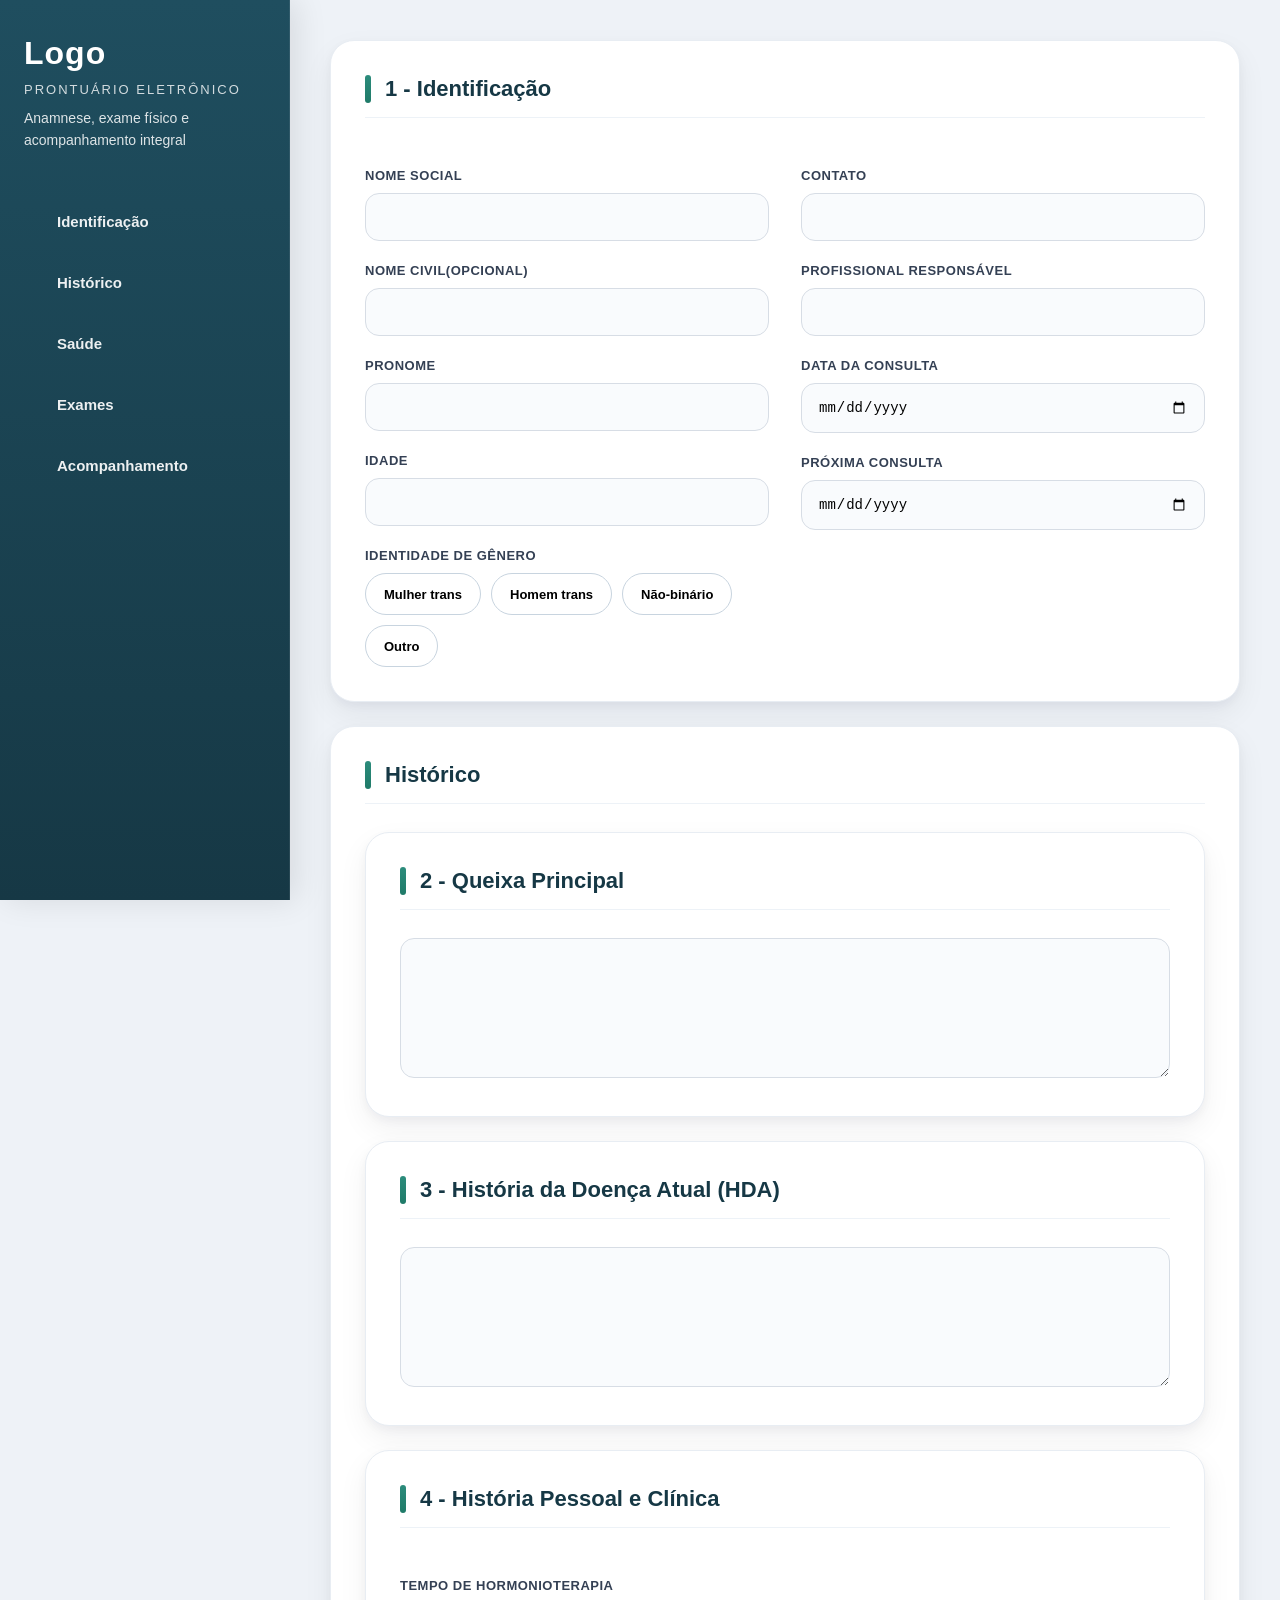
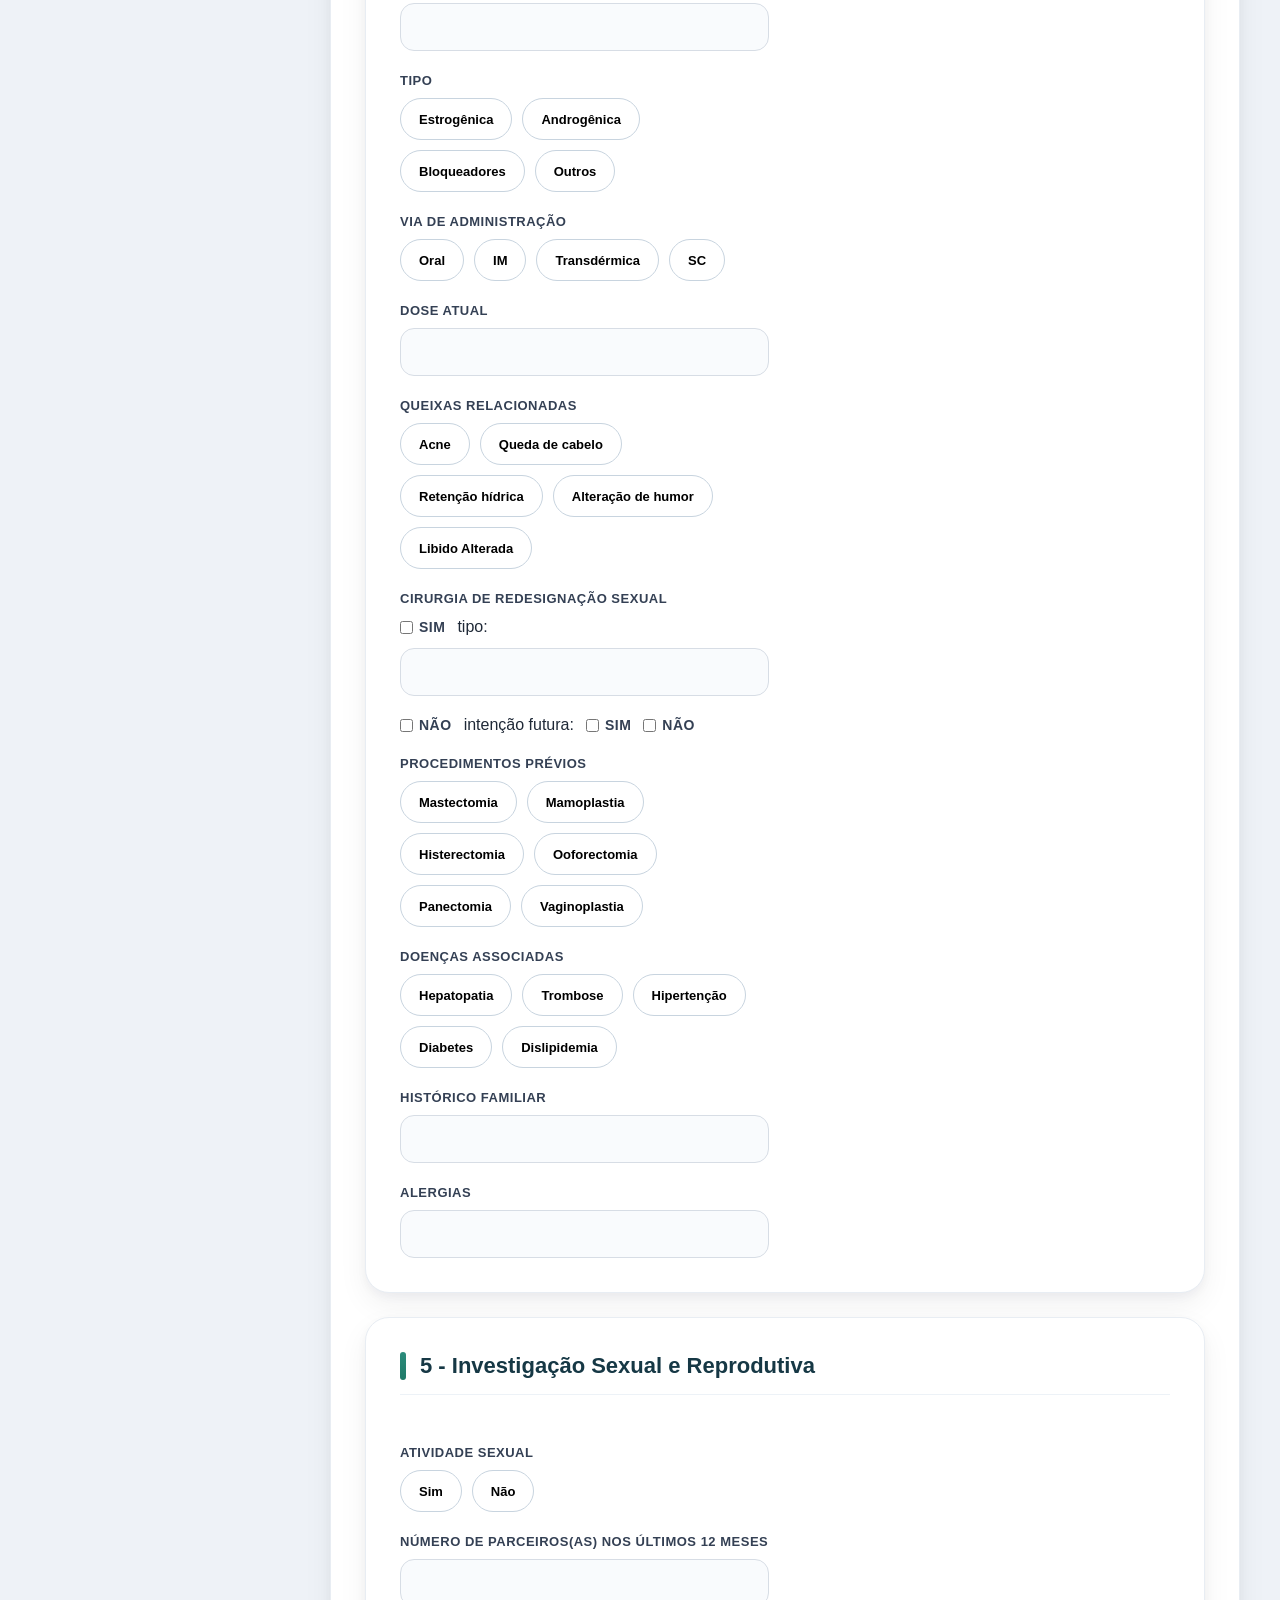
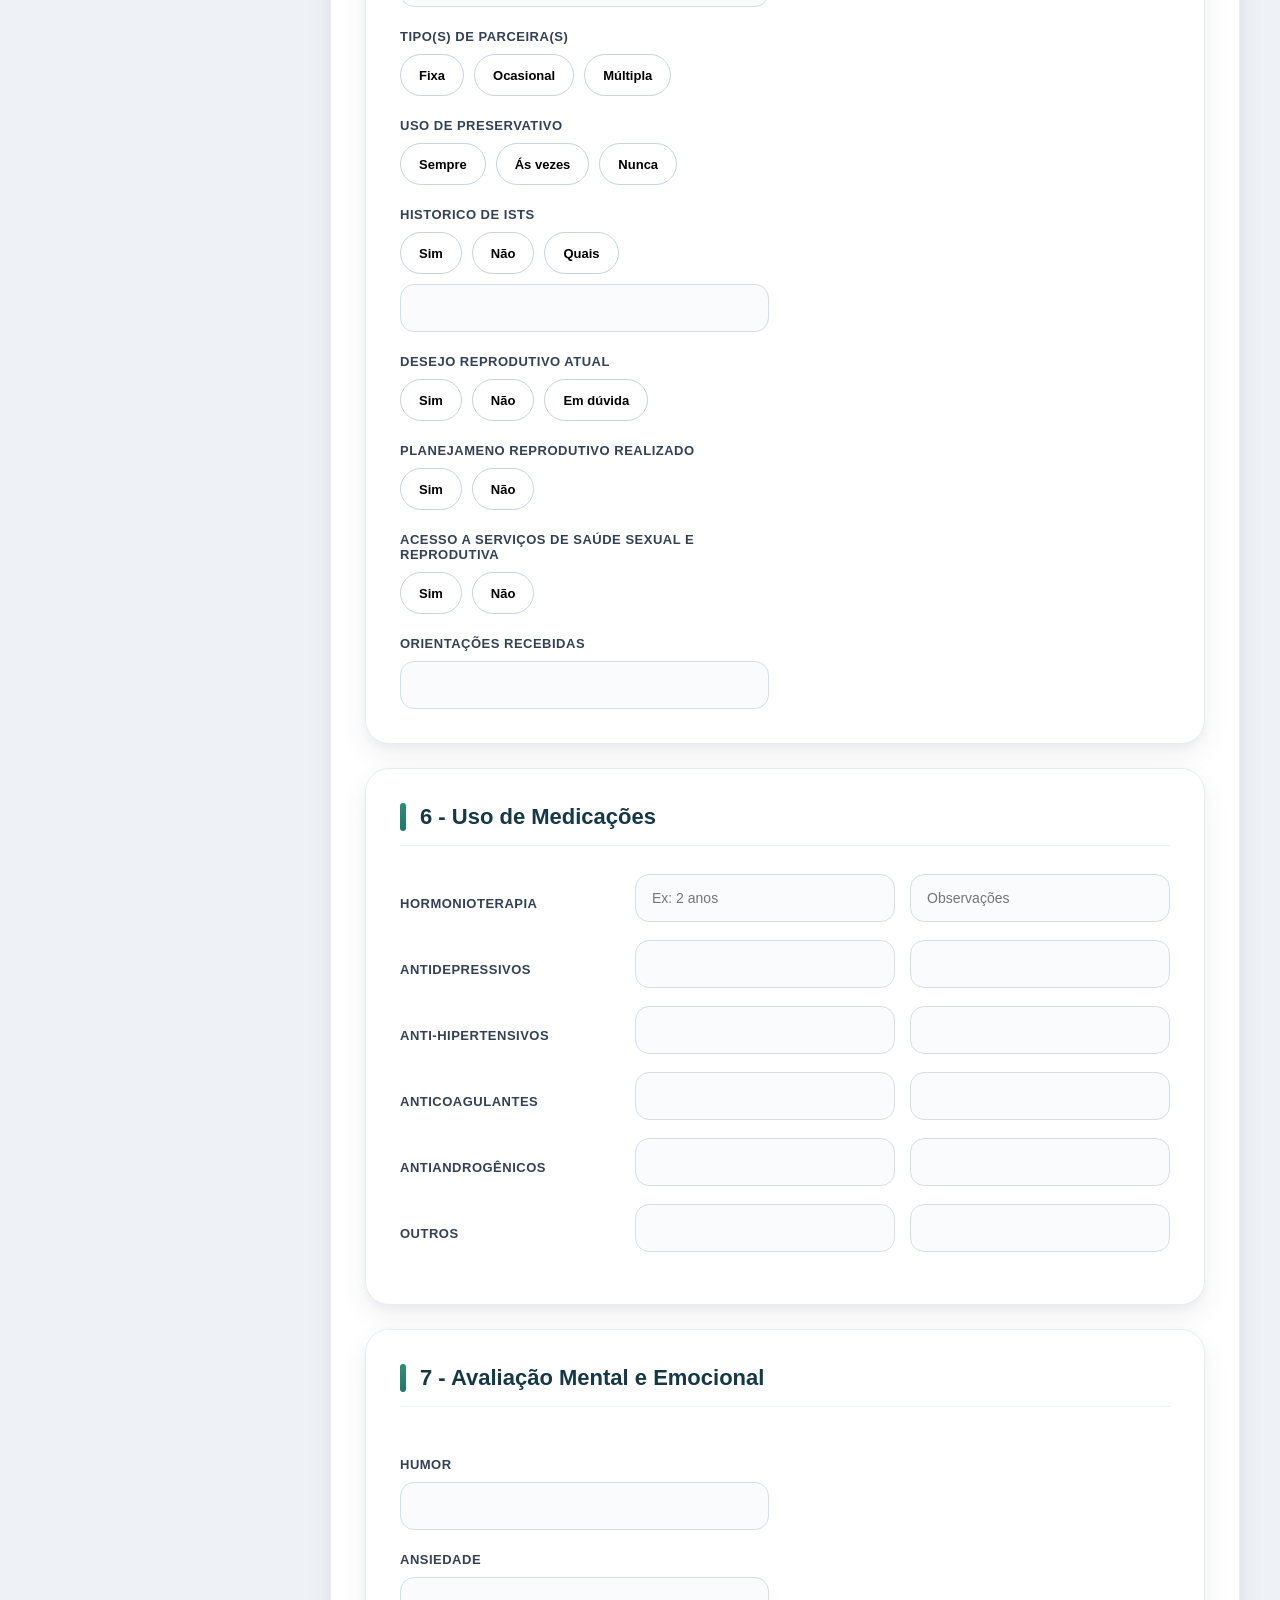
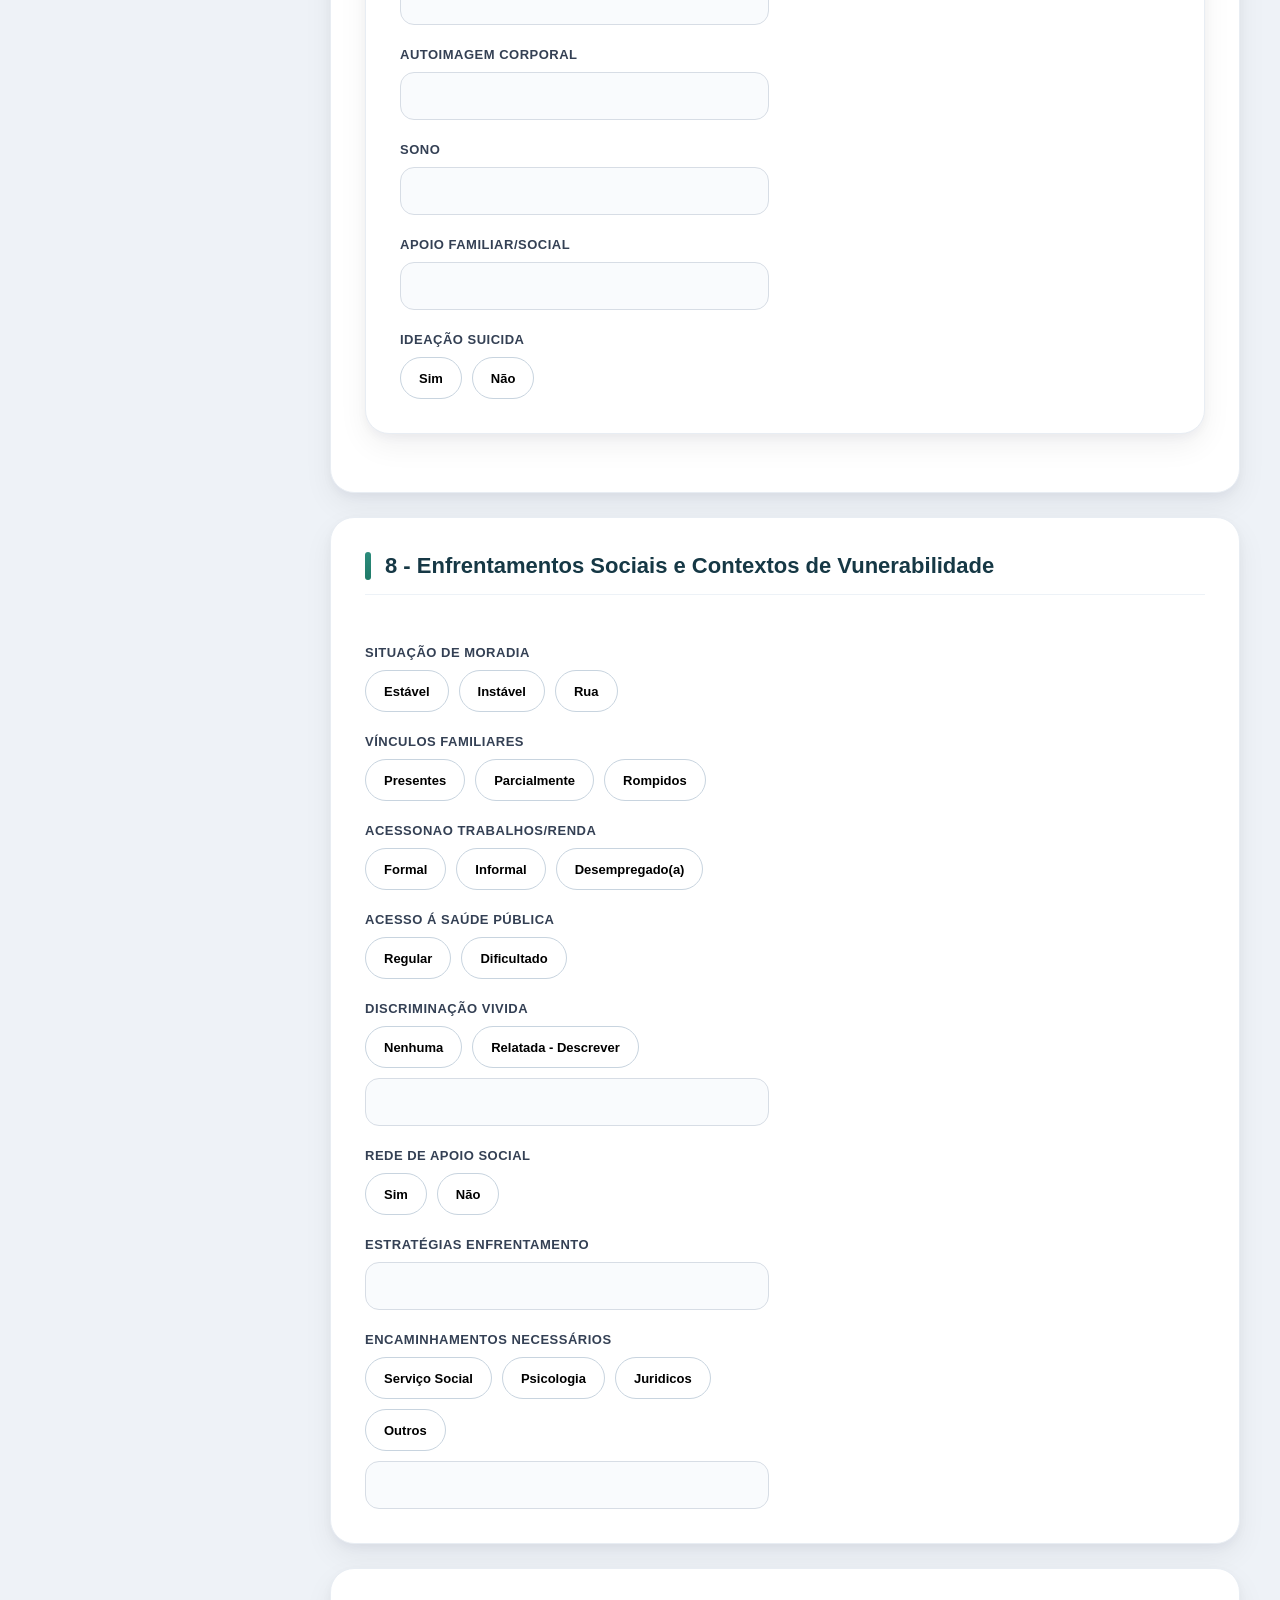
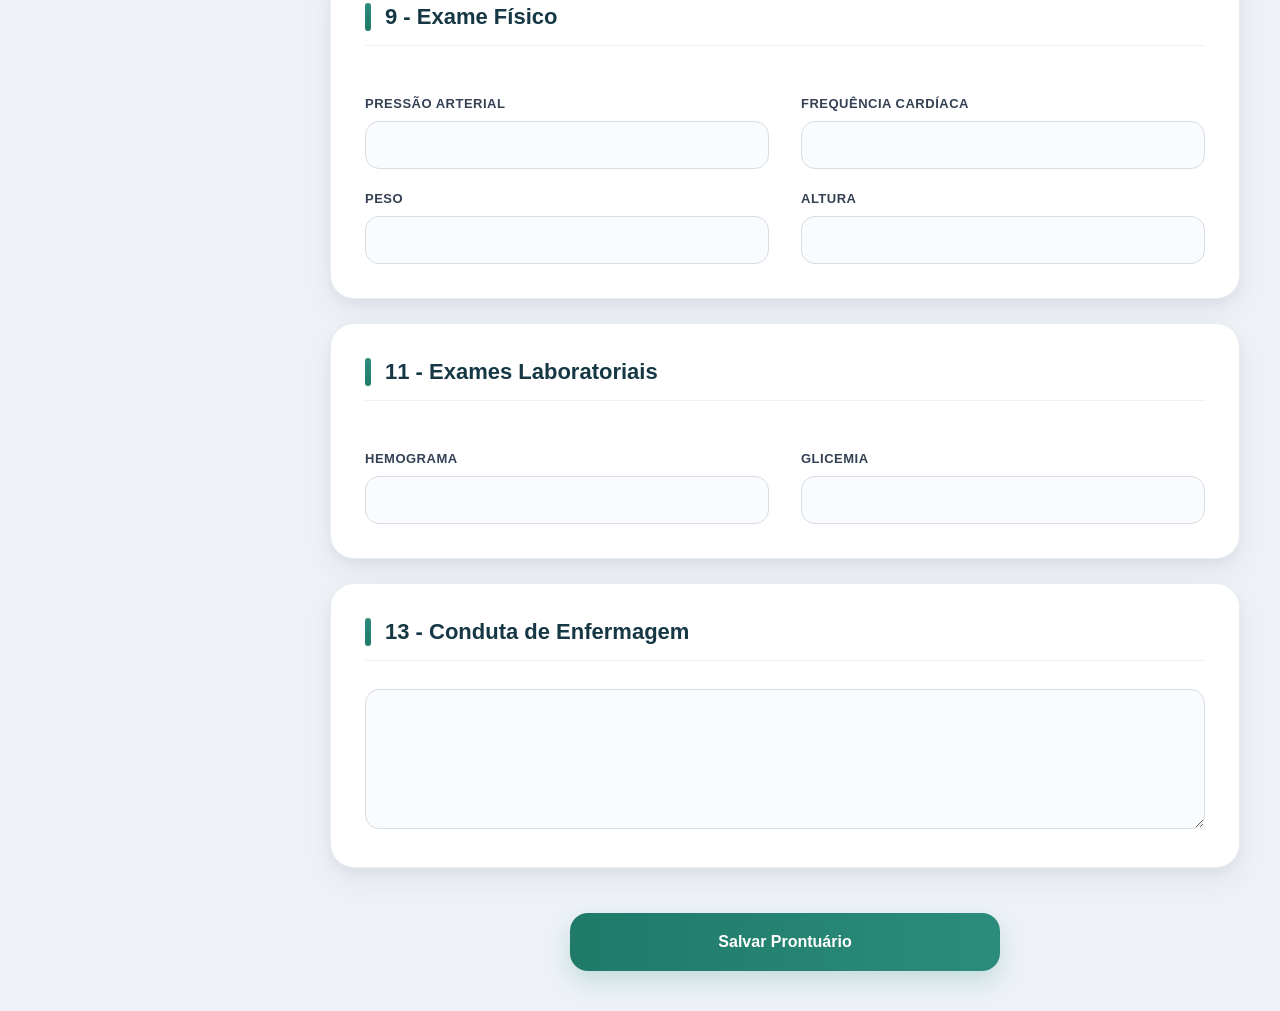
<file: Index.html>
<!DOCTYPE html>
<html lang="pt-BR">

<head>
  <meta charset="UTF-8">
  <title>Prontuário Eletrônico</title>
  <link rel="stylesheet" href="style.css">
  <link rel="stylesheet"
  href="https://cdn-uicons.flaticon.com/uicons-regular-rounded/css/uicons-regular-rounded.css">
  
</head>

<body>

  <div class="sidebar">

    <div class="logo">
      <h2>Logo</h2>
      <p class="subtitle">PRONTUÁRIO ELETRÔNICO</p>
      <p>Anamnese, exame físico e acompanhamento integral</p>
    </div>

    <nav class="menu">

  <a href="#">
    <i class="fi fi-rr-user"></i>
    Identificação
  </a>

  <a href="#">
    <i class="fi fi-rr-file-medical"></i>
    Histórico
  </a>

  <a href="#">
    <i class="fi fi-rr-heart"></i>
    Saúde
  </a>

  <a href="#">
    <i class="fi fi-rr-test-tube"></i>
    Exames
  </a>

  <a href="#">
    <i class="fi fi-rr-envelope"></i>
    Acompanhamento
  </a>

</nav>

  </div>

  <!-- CONTEÚDO -->
  <div class="content">

    <form>

      <!-- IDENTIFICAÇÃO -->
      <div class="section">

        <h2>1 - Identificação</h2>

        <div class="grid-2">

          <div>

            <label>Nome Social</label>
            <input type="text" id="nome">

            <label>Nome Civil(Opcional)</label>
            <input type="text" id="nomeCivil">

            <label>Pronome</label>
            <input type="text" id="pronome">

            <label>Idade</label>
            <input type="number" id="idade">

             
              <label>Identidade de Gênero</label>

              <div class="buttons" id="identidadeGenero">
              <button type="button" class="btn-select">Mulher trans</button>
              <button type="button" class="btn-select">Homem trans</button>
              <button type="button" class="btn-select">Não-binário</button>
              <button type="button" class="btn-select">Outro</button>
            </div>

          </div>

          <div>

            <label>Contato</label>
            <input type="text" id="contato">

            <label>Profissional responsável</label>
            <input type="text" id="profissional">

            <label>Data da Consulta</label>
            <input type="date" id="dataConsulta">

            <label>Próxima Consulta</label>
            <input type="date" id="proximaConsulta">

          </div>

        </div>

      </div>

      <!-- HISTÓRICO -->
      <div class="section">

        <h2>Histórico</h2>

        <!-- QUEIXA -->
        <div class="section" >
          <h2>2 - Queixa Principal</h2>
          <textarea id="queixaPrincipal" ></textarea>
        </div>

        <!-- HDA -->
        <div class="section" >
          <h2>3 - História da Doença Atual (HDA)</h2>
          <textarea id="hda"></textarea>
        </div>

        <!-- HISTÓRIA CLÍNICA -->
        <div class="section">

          <h2>4 - História Pessoal e Clínica</h2>

          <div class="grid-2">

            <div>

              <label>Tempo de Hormonioterapia</label>
              <input type="text" id="tempoHormonioterapia">

              <label>Tipo</label>

              <div class="buttons" id="tipoHormonioterapia">
                <button type="button" class="btn-select">Estrogênica</button>
                <button type="button" class="btn-select">Androgênica</button>
                <button type="button" class="btn-select">Bloqueadores</button>
		            <button type="button" class="btn-select">Outros</button>
              </div>

              <label>Via de Administração</label>

              <div class="buttons" id="viaAdministracao">
                <button type="button" class="btn-select">Oral</button>
                <button type="button" class="btn-select">IM</button>
                <button type="button" class="btn-select">Transdérmica</button>
                <button type="button" class="btn-select">SC</button>
              </div>

              <label>Dose Atual</label>
              <input type="text" id="doseAtual">
	
	     <label>Queixas Relacionadas</label>

              <div class="buttons" id="queixasRelacionadas">
                <button type="button" class="btn-select">Acne</button>
                <button type="button" class="btn-select">Queda de cabelo</button>
                <button type="button" class="btn-select">Retenção hídrica</button>
                <button type="button" class="btn-select">Alteração de humor</button>
		            <button type="button" class="btn-select">Libido Alterada</button>
              </div>

	     <label>Cirurgia de redesignação sexual</label>

             <div class="linha-check">
             <div class="linha-topo">

             <label class="check" >
             <input type="checkbox" id="cirurgiaRedesignacaoSim">
             Sim</label>
             <span>tipo:</span>

             <input type="text" class="input-mini" id="tipoCirurgiaRedesignacao">
             </div>

             <div class="linha-baixo">

             <label class="check" >
             <input type="checkbox" id="cirurgiaRedesignacaoNao">
             Não</label>
             <span>intenção futura:</span>

             <label class="check" >
             <input type="checkbox" id="cirurgiaRedesignacaoIntencao">
             Sim
             </label>

             <label class="check" >
             <input type="checkbox" id="cirurgiaRedesignacaoIntencaoNao">
             Não
             </label>

             </div>
            </div>

              <label>Procedimentos Prévios</label>
              <div class="buttons" id="procedimentosPrevios">
                <button type="button" class="btn-select">Mastectomia</button>
                <button type="button" class="btn-select">Mamoplastia</button>
                <button type="button" class="btn-select">Histerectomia</button>
                <button type="button" class="btn-select">Ooforectomia</button>
		            <button type="button" class="btn-select">Panectomia</button>
                <button type="button" class="btn-select">Vaginoplastia</button>
              </div>

              <label>Doenças Associadas</label>
              <div class="buttons" id="doencasAssociadas">
                <button type="button" class="btn-select">Hepatopatia</button>
                <button type="button" class="btn-select">Trombose</button>
                <button type="button" class="btn-select">Hipertenção</button>
                <button type="button" class="btn-select">Diabetes</button>
		            <button type="button" class="btn-select">Dislipidemia</button>
              </div> 

              <label>Histórico familiar</label>
              <input type="text" id="historicoFamiliar">

              <label>Alergias</label>
              <input type="text" id="alergias">

            </div>

          </div>

        </div>

        <!-- SAÚDE SEXUAL -->
        <div class="section">

          <h2>5 - Investigação Sexual e Reprodutiva</h2>

          <div class="grid-2">

            <div>

              <label>Atividade sexual</label>

              <div class="buttons" id="atividadeSexual">
                <button type="button" class="btn-select">Sim</button>
                <button type="button" class="btn-select">Não</button>
              </div>

              <label>Número de parceiros(as) nos últimos 12 meses</label>
              <input type="number" id="numeroParceiros">

              <label>Tipo(s) de parceira(s)</label>

              <div class="buttons" id="tipoParceira">
                <button type="button" class="btn-select">Fixa</button>
                <button type="button" class="btn-select">Ocasional</button>
                <button type="button" class="btn-select">Múltipla</button>
              </div>


              <label>Uso de preservativo</label>

              <div class="buttons" id="usoPreservativo">
                <button type="button" class="btn-select">Sempre</button>
                <button type="button" class="btn-select">Ás vezes</button>
                <button type="button" class="btn-select">Nunca</button>
              </div>

	     <label>Historico de ISTs</label>

              <div class="buttons ist-group" id="historicoISTs">
                <button type="button" class="btn-select">Sim</button>
                <button type="button" class="btn-select">Não</button>
                <button type="button" class="btn-select">Quais</button>
                <input type="text" class="input-ist" id="quaisISTs">
              </div>
              
              <label>Desejo reprodutivo atual</label>

              <div class="buttons" id="desejoReprodutivo">
                <button type="button" class="btn-select">Sim</button>
                <button type="button" class="btn-select">Não</button>
                <button type="button" class="btn-select">Em dúvida</button>
              </div>

              <label>Planejameno reprodutivo realizado</label>

              <div class="buttons" id="planejamentoReprodutivo">
                <button type="button" class="btn-select">Sim</button>
                <button type="button" class="btn-select">Não</button>
              </div>

              <label>Acesso a Serviços de saúde sexual e reprodutiva</label>

              <div class="buttons" id="acessoServicosSaude">
                <button type="button" class="btn-select">Sim</button>
                <button type="button" class="btn-select">Não</button>
              </div>

              <label>Orientações recebidas</label>
              <input type="text" id="orientacoesRecebidas">


            </div>

          </div>

        </div>
        
        
<div class="section" id="usoMedicações">

        <h2>6 - Uso de Medicações</h2>

        <div class="med-row">
        <label>Hormonioterapia</label>
        <input type="text" placeholder="Ex: 2 anos" id="hormonioterapia">
        <input type="text" placeholder="Observações" id="observacoesHormonioterapia">
        </div>

        <div class="med-row">
        <label>Antidepressivos</label>
        <input type="text" id="antidepressivos">
        <input type="text" id="observacoesAntidepressivos">
        </div>

        <div class="med-row">
        <label>Anti-hipertensivos</label>
        <input type="text" id="antiHipertensivos">
        <input type="text" id="observacoesAntiHipertensivos">
        </div>

       <div class="med-row">
       <label>Anticoagulantes</label>
       <input type="text" id="anticoagulantes">
       <input type="text" id="observacoesAnticoagulantes">
       </div>

      <div class="med-row">
      <label>Antiandrogênicos</label>
      <input type="text" id="antiandrogênicos">
      <input type="text" id="observacoesAntiandrogênicos">
      </div>

      <div class="med-row">
      <label>Outros</label>
      <input type="text" id="outros">
      <input type="text" id="observacoesOutros">

      </div>
</div>


        <!-- SAÚDE MENTAL -->
        <div class="section">

          <h2>7 - Avaliação Mental e Emocional </h2>

          <div class="grid-2">

            <div>

              <label>Humor</label>
              <input type="text" id="humor">

              <label>Ansiedade</label>
              <input type="text" id="ansiedade">
           
              <label>Autoimagem corporal</label>
              <input type="text" id="autoimagemCorporal">

             <label>Sono</label>
              <input type="text" id="sono">

             <label>Apoio Familiar/Social</label>
              <input type="text" id="apoiFamiliarSocial">
 
              <label>Ideação suicida</label>
              <div class="buttons" id="ideacaoSuicida">
                <button type="button" class="btn-select">Sim</button>
                <button type="button" class="btn-select">Não</button>
              </div>


            </div>

          </div>

        </div>

      </div>

          <div class="section">

          <h2>8 - Enfrentamentos Sociais e Contextos de Vunerabilidade</h2>

          <div class="grid-2">

            <div>

              <label>Situação de Moradia</label>

              <div class="buttons" id="situacaoMoradia">
                <button type="button" class="btn-select">Estável</button>
                <button type="button" class="btn-select">Instável</button>
                <button type="button" class="btn-select">Rua</button>
              </div>

              <label>Vínculos Familiares</label>

              <div class="buttons" id="vinculosFamiliares">
                <button type="button" class="btn-select">Presentes</button>
                <button type="button" class="btn-select">Parcialmente</button>
                <button type="button" class="btn-select">Rompidos</button>
              </div>


              <label>Acessonao Trabalhos/Renda</label>

              <div class="buttons" id="acessoTrabalhoRenda">
                <button type="button" class="btn-select">Formal</button>
                <button type="button" class="btn-select">Informal</button>
                <button type="button" class="btn-select">Desempregado(a)</button>
              </div>

	     <label>Acesso á Saúde Pública</label>

              <div class="buttons" id="acessoSaudePublica">
                <button type="button" class="btn-select">Regular</button>
                <button type="button" class="btn-select">Dificultado</button>
              </div>
              
              <label>Discriminação vivida</label>

              <div class="buttons vivida-group" id="discriminacaoVivida">
                <button type="button" class="btn-select">Nenhuma</button>
                <button type="button" class="btn-select">Relatada - Descrever</button>
                <input type="text" class="input-vivida" id="observacoesDiscriminacaoVivida">
              </div>


              <label>Rede de Apoio Social</label>

              <div class="buttons" id="redeApoioSocial">
                <button type="button" class="btn-select">Sim</button>
                <button type="button" class="btn-select">Não</button>
              </div>

              <label>Estratégias Enfrentamento</label>
              <input type="text" id="estrategiasEnfrentamento">

              <label>Encaminhamentos Necessários</label>

              <div class="buttons encaminhamento-group" id="encaminhamentosNecessarios">
                <button type="button" class="btn-select">Serviço Social</button>
                <button type="button" class="btn-select">Psicologia</button>
                <button type="button" class="btn-select">Juridicos</button>
                <button type="button" class="btn-select">Outros</button>
                <input type="text" class="input-encaminhamento" id="observacoesEncaminhamentos">
              </div>

            </div>

          </div>

        </div>


      <!-- EXAME FÍSICO -->
      <div class="section">

        <h2>9 - Exame Físico</h2>

        <div class="grid-2">

          <div>

            <label>Pressão Arterial</label>
            <input type="text" id="pressaoArterial">

            <label>Peso</label>
            <input type="text" id="peso">

          </div>

          <div>

            <label>Frequência Cardíaca</label>
            <input type="text" id="frequenciaCardiaca">

            <label>Altura</label>
            <input type="text" id="altura">

          </div>

        </div>

      </div>

      <!-- EXAMES -->
      <div class="section">

        <h2>11 - Exames Laboratoriais</h2>

        <div class="grid-2">

          <div>

            <label>Hemograma</label>
            <input type="text" id="hemograma">

          </div>

          <div>

            <label>Glicemia</label>
            <input type="text" id="glicemia">

          </div>

        </div>

      </div>

      <!-- CONDUTA -->
      <div class="section">

        <h2>13 - Conduta de Enfermagem</h2>

        <textarea id="condutaEnfermagem"></textarea>

      </div>

      <!-- BOTÃO -->
      <button class="Salvar" type="button" onclick="salvarDados()">
        Salvar Prontuário
      </button>

    </form>

  </div>
  <script src="Node.js"></script>
</body>

</html>
</file>
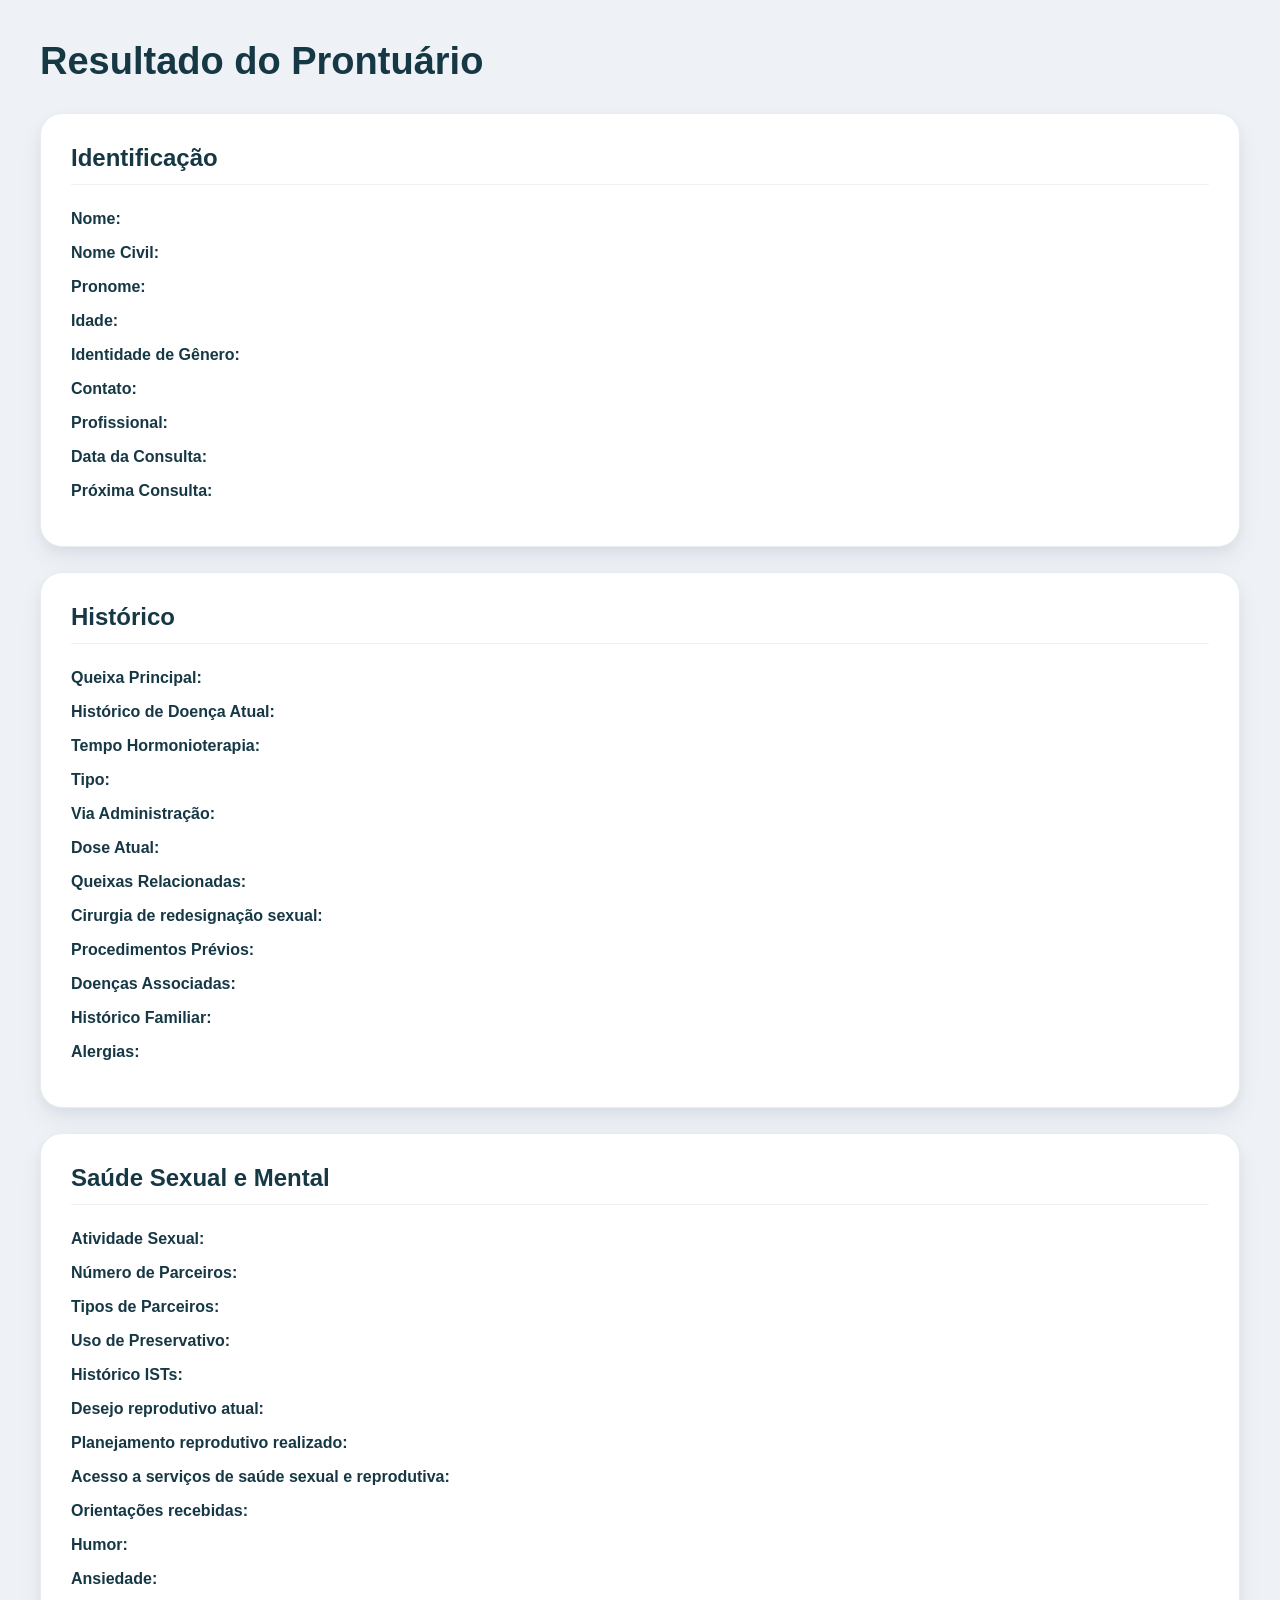
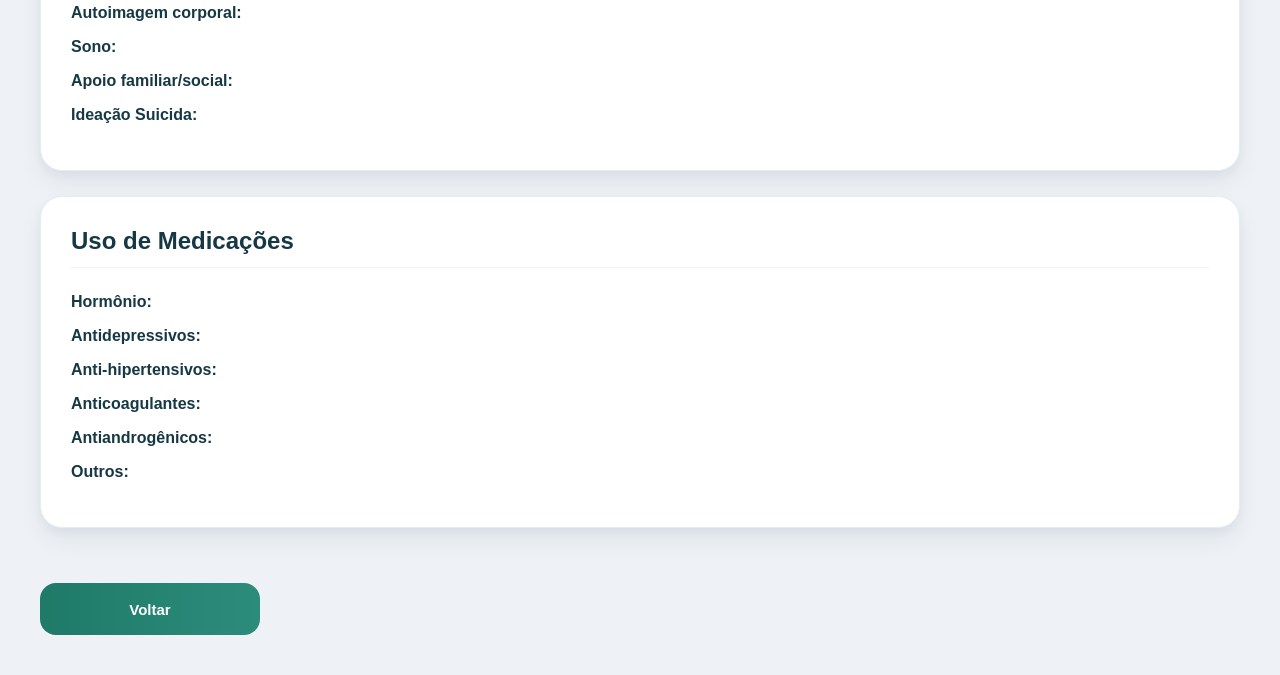
<file: Resultado.html>
<!DOCTYPE html>
<html lang="pt-BR">

<head>
  <meta charset="UTF-8">
  <title>Resultado do Prontuário</title>
  <script src="Resultado.js"></script>
  <link rel="stylesheet" href="Resultado.css">
  
</head>

<body>

  <div class="container">

    <h1 class="titulo">
      Resultado do Prontuário
    </h1>


    <!-- IDENTIFICAÇÃO -->

    <div class="card">

      <h2>Identificação</h2>

      <div class="linha">
        <strong>Nome:</strong>
        <span id="nome"></span>
      </div>

      <div class="linha">
        <strong>Nome Civil:</strong>
        <span id="nomeCivil"></span>
      </div>

      <div class="linha">
        <strong>Pronome:</strong>
        <span id="pronome"></span>
      </div>

      <div class="linha">
        <strong>Idade:</strong>
        <span id="idade"></span>
      </div>

      <div class="linha">
        <strong>Identidade de Gênero:</strong>
        <span id="identidadeGenero"></span>
      </div>

      <div class="linha">
        <strong>Contato:</strong>
        <span id="contato"></span>
      </div>

      <div class="linha">
        <strong>Profissional:</strong>
        <span id="profissional"></span>
      </div>

      <div class="linha">
        <strong>Data da Consulta:</strong>
        <span id="dataConsulta"></span>
      </div>

      <div class="linha">
        <strong>Próxima Consulta:</strong>
        <span id="proximaConsulta"></span>
      </div>

    </div>


    <!-- HISTÓRICO E HISTÓRIA CLÍNICA -->

<div class="card">

  <h2>Histórico</h2>

  <div class="linha">
    <strong>Queixa Principal:</strong>
    <span id="queixaPrincipal"></span>
  </div>

  <div class="linha">
    <strong>Histórico de Doença Atual:</strong>
    <span id="hda"></span>
  </div>

  <div class="linha">
    <strong>Tempo Hormonioterapia:</strong>
    <span id="tempoHormonioterapia"></span>
  </div>

  <div class="linha">
    <strong>Tipo:</strong>
    <span id="tipoHormonioterapia"></span>
  </div>

  <div class="linha">
    <strong>Via Administração:</strong>
    <span id="viaAdministracao"></span>
  </div>

  <div class="linha">
    <strong>Dose Atual:</strong>
    <span id="doseAtual"></span>
  </div>

  <div class="linha">
    <strong>Queixas Relacionadas:</strong>
    <span id="queixasRelacionadas"></span>
  </div>

  <div class="linha">
    <strong>Cirurgia de redesignação sexual:</strong>
    <span id="cirurgiaRedesignacaoSexual"></span>
  </div>

  <div class="linha">
    <strong>Procedimentos Prévios:</strong>
    <span id="procedimentosPrevios"></span>
  </div>

  <div class="linha">
    <strong>Doenças Associadas:</strong>
    <span id="doencasAssociadas"></span>
  </div>

  <div class="linha">
    <strong>Histórico Familiar:</strong>
    <span id="historicoFamiliar"></span>
  </div>

  <div class="linha">
    <strong>Alergias:</strong>
    <span id="alergias"></span>
  </div>

</div>

   
<div class="card">

  <h2>Saúde Sexual e Mental</h2>

  <div class="linha">
    <strong>Atividade Sexual:</strong>
    <span id="atividadeSexual"></span>
  </div>

  <div class="linha">
    <strong>Número de Parceiros:</strong>
    <span id="numeroParceiros"></span>
  </div>

   <div class="linha">
    <strong>Tipos de Parceiros:</strong>
    <span id="tiposParceiros"></span>
  </div>

  <div class="linha">
    <strong>Uso de Preservativo:</strong>
    <span id="usoPreservativo"></span>
  </div>

  <div class="linha">
    <strong>Histórico ISTs:</strong>
    <span id="historicoISTs"></span>
  </div>

   <div class="linha">
    <strong>Desejo reprodutivo atual:</strong>
    <span id="desejoReprodutivo"></span>
  </div>

   <div class="linha">
    <strong>Planejamento reprodutivo realizado:</strong>
    <span id="planejamentoReprodutivo"></span>
  </div>

   <div class="linha">
    <strong>Acesso a serviços de saúde sexual e reprodutiva:</strong>
    <span id="acessoServicosSaude"></span>
  </div>

   <div class="linha">
    <strong>Orientações recebidas:</strong>
    <span id="orientacaoRecebidas"></span>
  </div>

  <div class="linha">
    <strong>Humor:</strong>
    <span id="humor"></span>
  </div>

  <div class="linha">
    <strong>Ansiedade:</strong>
    <span id="ansiedade"></span>
  </div>

   <div class="linha">
    <strong>Autoimagem corporal:</strong>
    <span id="autoimagemCorporal"></span>
  </div>

  <div class="linha">
    <strong>Sono:</strong>
    <span id="sono"></span>
  </div>

   <div class="linha">
    <strong>Apoio familiar/social:</strong>
    <span id="apoiofamiliar"></span>
  </div>

  <div class="linha">
    <strong>Ideação Suicida:</strong>
    <span id="ideacaoSuicida"></span>
  </div>

</div>

 <div class="card">

      <h2>Uso de Medicações</h2>

      <div class="linha">
        <strong>Hormônio:</strong>
        <span id="hormonio"></span>
      </div>

      <div class="linha">
        <strong>Antidepressivos:</strong>
        <span id="antidepre"></span>
      </div>

      <div class="linha">
        <strong>Anti-hipertensivos:</strong>
        <span id="antihipertensivos"></span>
      </div>

      <div class="linha">
        <strong>Anticoagulantes:</strong>
        <span id="anticoagulantes"></span>
      </div>

      <div class="linha">
        <strong>Antiandrogênicos:</strong>
        <span id="antiandrogênicos"></span>
      </div>

      <div class="linha">
        <strong>Outros:</strong>
        <span id="outros"></span>
      </div>
    </div>





    <button
      class="voltar"
      onclick="window.location.href='index.html'">

      Voltar

    </button>

  </div>


  <script>

    const dados =
    JSON.parse(localStorage.getItem("prontuario"));


    function mostrar(id, valor){

      if(Array.isArray(valor)){
        valor = valor.join(", ");
      }

      document.getElementById(id).innerText =
      valor || "Não informado";

    }

    function formatarData(data){

    if(!data){
    return "Não informado";
    }

  return new Date(data).toLocaleDateString("pt-BR");

}


    mostrar("nome", dados.nome);
    mostrar("nomeCivil", dados.nomeCivil);
    mostrar("pronome", dados.pronome);
    mostrar("idade", dados.idade);
    mostrar("identidadeGenero", dados.identidadeGenero);
    mostrar("contato", dados.contato);
    mostrar("profissional", dados.profissional);
    mostrar("dataConsulta",formatarData(dados.dataConsulta));
    mostrar("proximaConsulta",formatarData(dados.proximaConsulta));

    mostrar("queixaPrincipal", dados.queixaPrincipal);
    mostrar("hda", dados.hda);

    mostrar(
      "tempoHormonioterapia",
      dados.tempoHormonioterapia
    );

    mostrar(
      "tipoHormonioterapia",
      dados.tipoHormonioterapia
    );

    mostrar(
      "viaAdministracao",
      dados.viaAdministracao
    );

    mostrar("doseAtual", dados.doseAtual);

    mostrar(
      "queixasRelacionadas",
      dados.queixasRelacionadas
    );

    mostrar(
      "cirurgiaRedesignacaoSexual",
      dados.cirurgiaRedesignacaoSexual
    );


    mostrar(
      "procedimentosPrevios",
      dados.procedimentosPrevios
    );

    mostrar(
      "doencasAssociadas",
      dados.doencasAssociadas
    );

    mostrar(
      "historicoFamiliar",
      dados.historicoFamiliar
    );

    mostrar("alergias", dados.alergias);

    mostrar(
      "atividadeSexual",
      dados.atividadeSexual
    );

    mostrar(
      "numeroParceiros",
      dados.numeroParceiros
    );

    mostrar(
      "tiposParceiros",
      dados.tiposParceiros
    );
    mostrar(
      "usoPreservativo",
      dados.usoPreservativo
    );

    mostrar(
      "historicoISTs",
      dados.historicoISTs
    );

        mostrar(
        "desejoReprodutivo",
        dados.desejoReprodutivo
        );

    mostrar(
      "planejamentoReprodutivo",
      dados.planejamentoReprodutivo
    );
    mostrar(
      "acessoServicosSaude",
      dados.acessoServicosSaude
    );

    mostrar(
      "orientacaoRecebidas",
      dados.orientacaoRecebidas
    );

    mostrar("humor", dados.humor);
    mostrar("ansiedade", dados.ansiedade);
    mostrar(
      "autoimagemCorporal",
      dados.autoimagemCorporal
    );
    mostrar("sono", dados.sono);
     mostrar(
      "apoiofamiliar",
      dados.apoiofamiliar
    );

    mostrar(
      "ideacaoSuicida",
      dados.ideacaoSuicida
    );

    mostrar("hormonio", dados.hormonio);
    mostrar("antidepre", dados.antidepre);  
    mostrar("antihipertensivos", dados.antihipertensivos);
    mostrar("anticoagulantes", dados.anticoagulantes);
    mostrar("antiandrogênicos", dados.antiandrogênicos);
    mostrar("outros", dados.outros);

  </script>

</body>
</html>
</file>
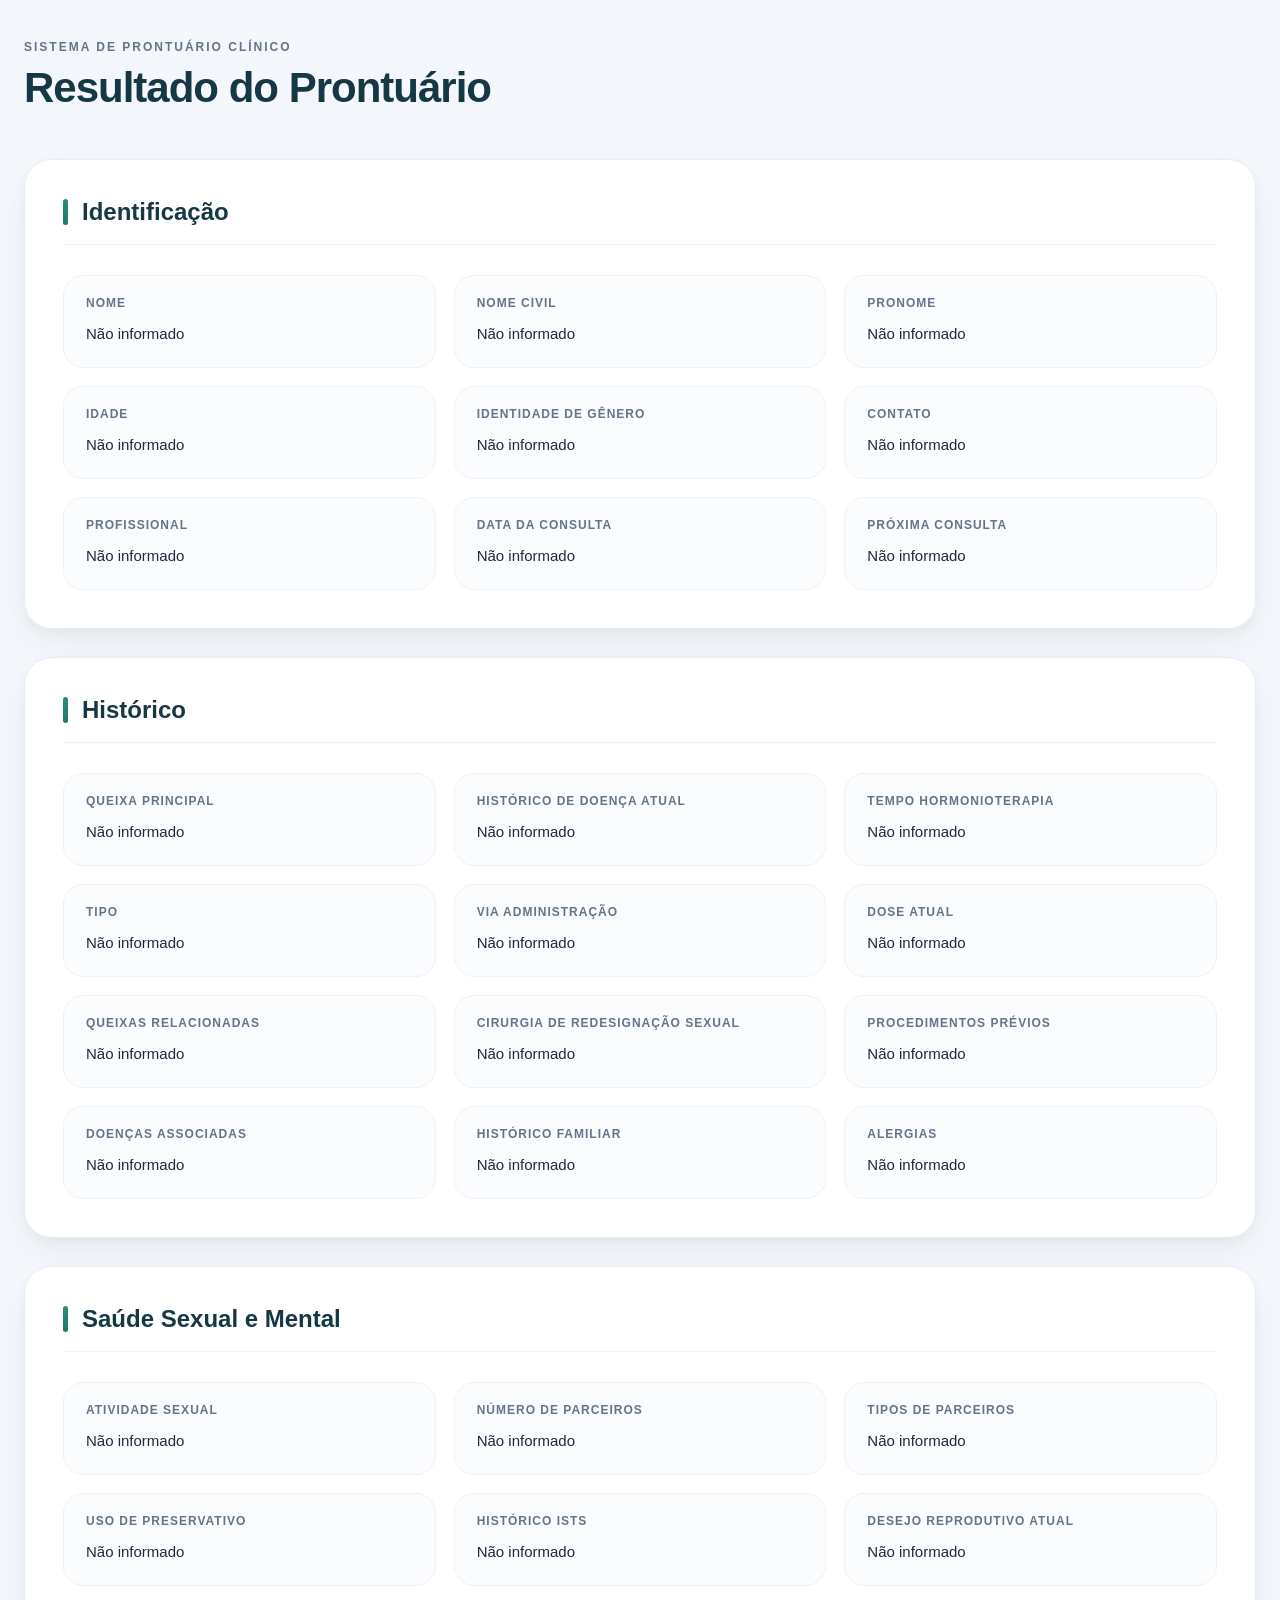
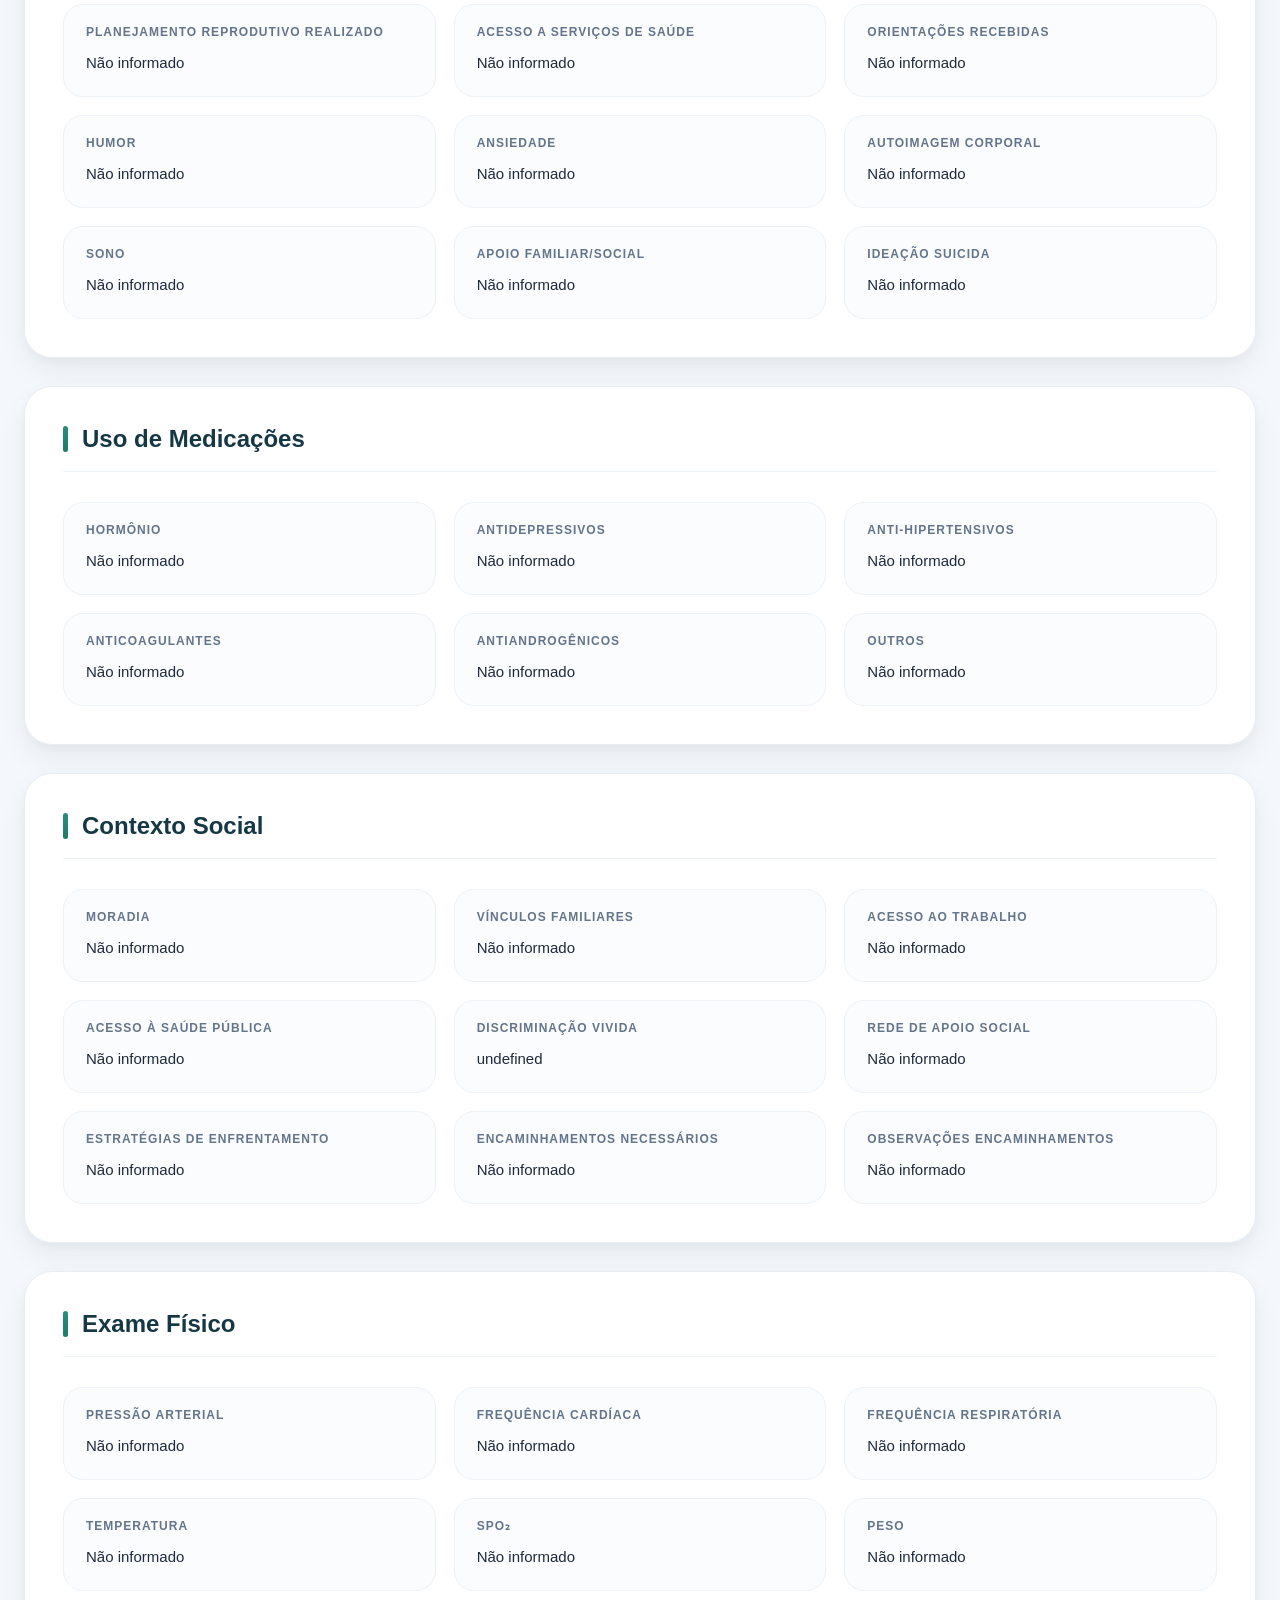
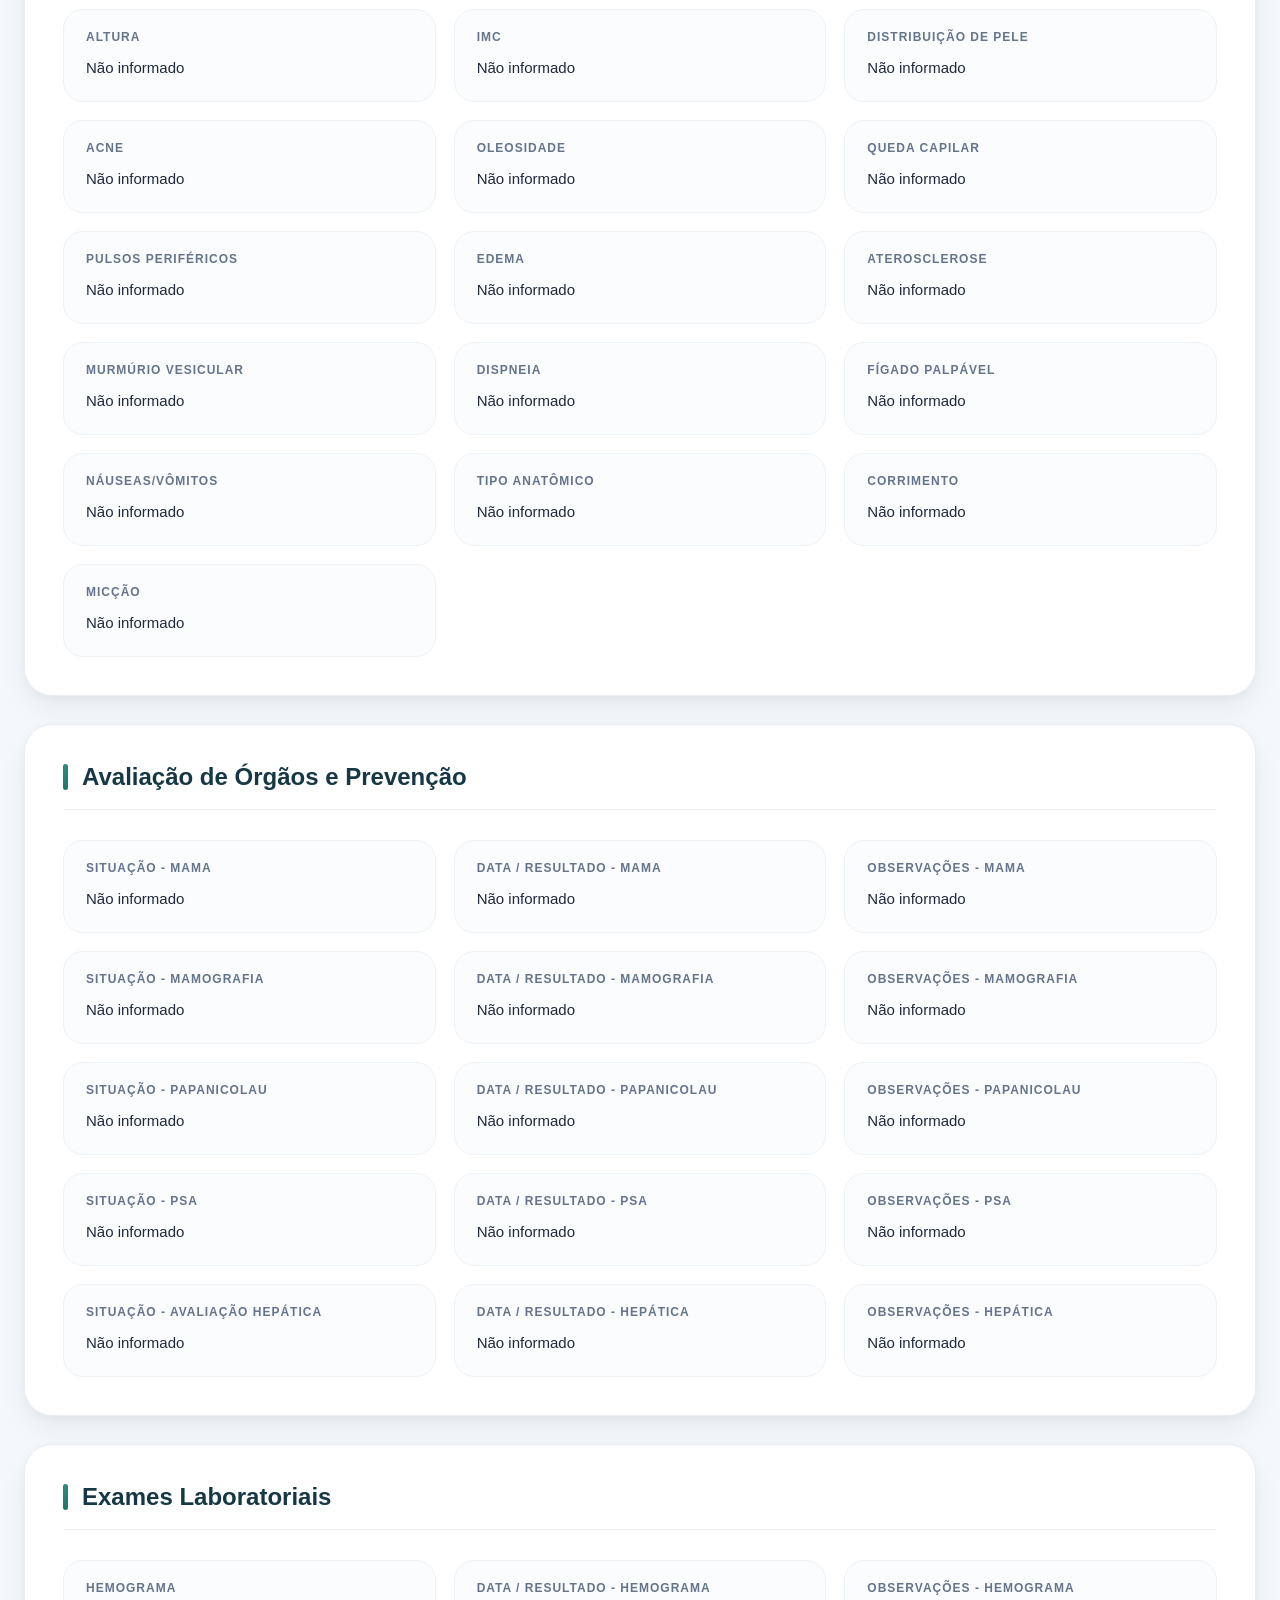
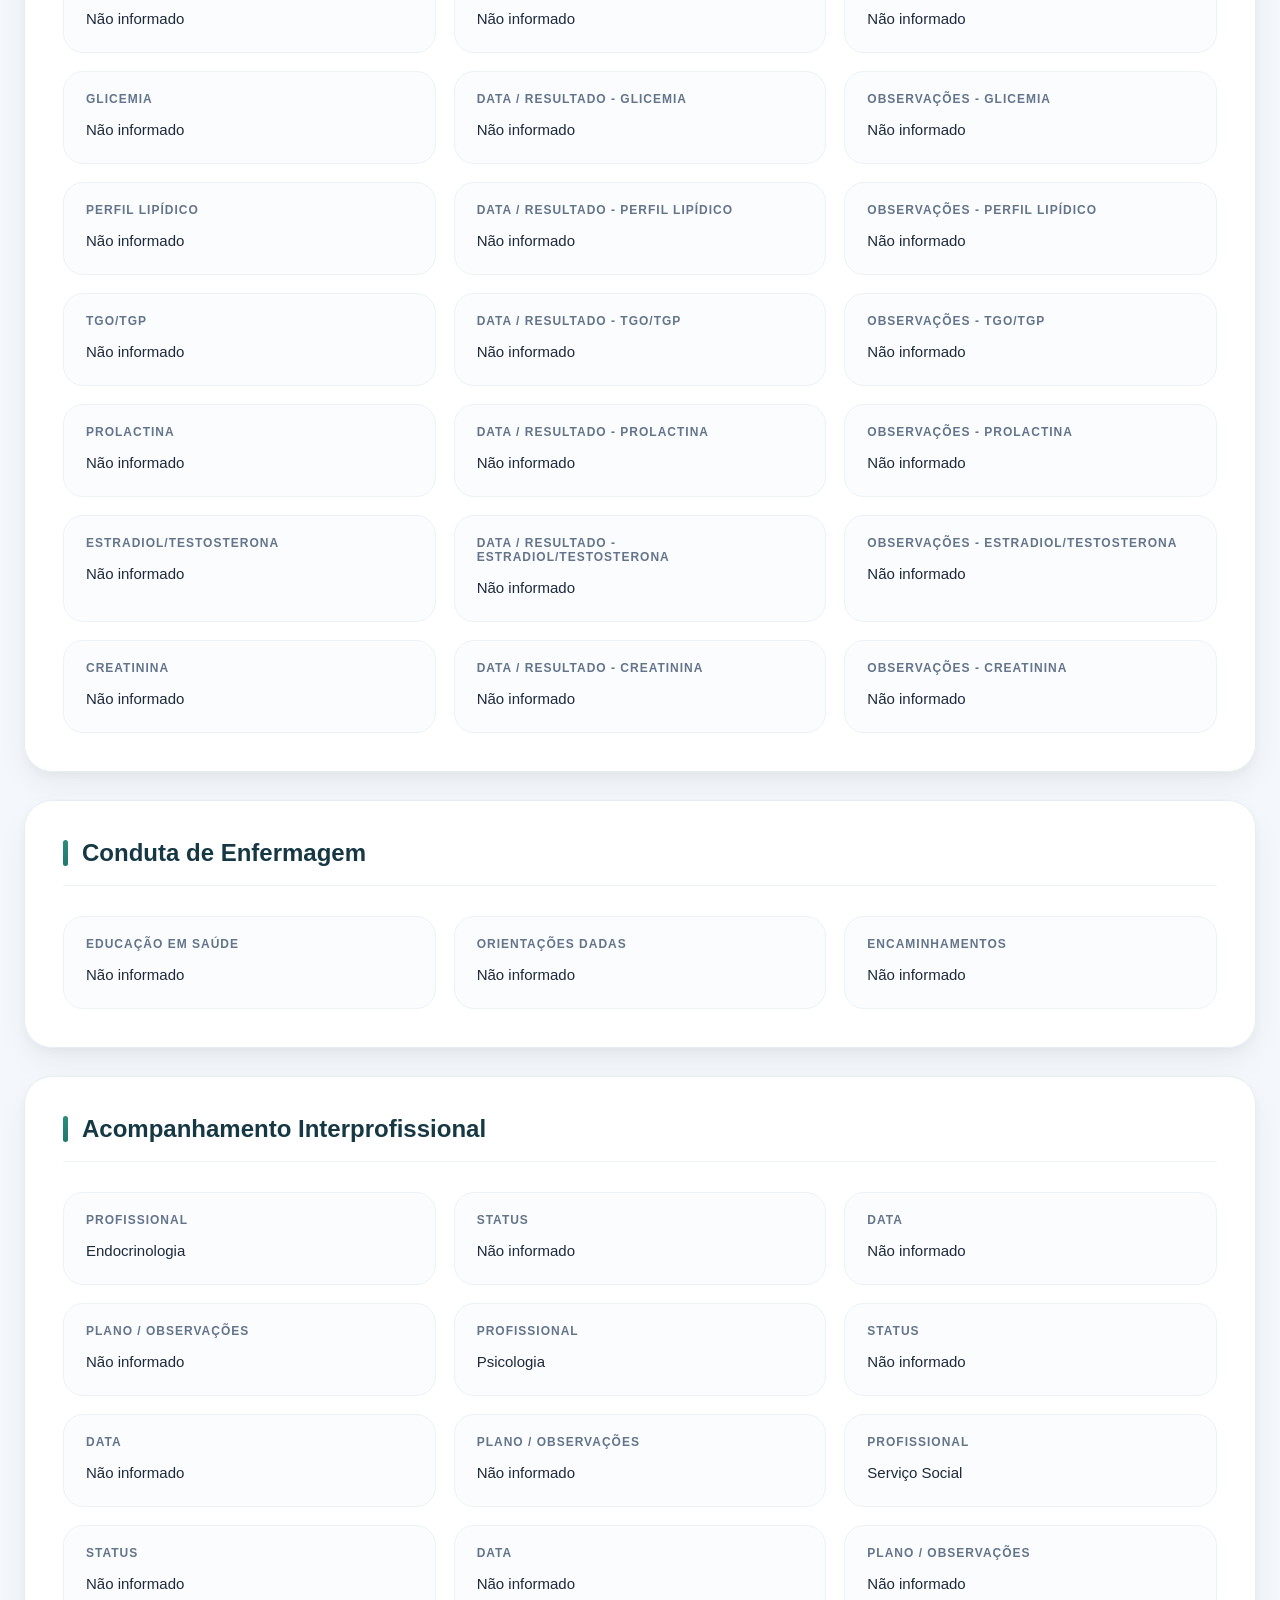
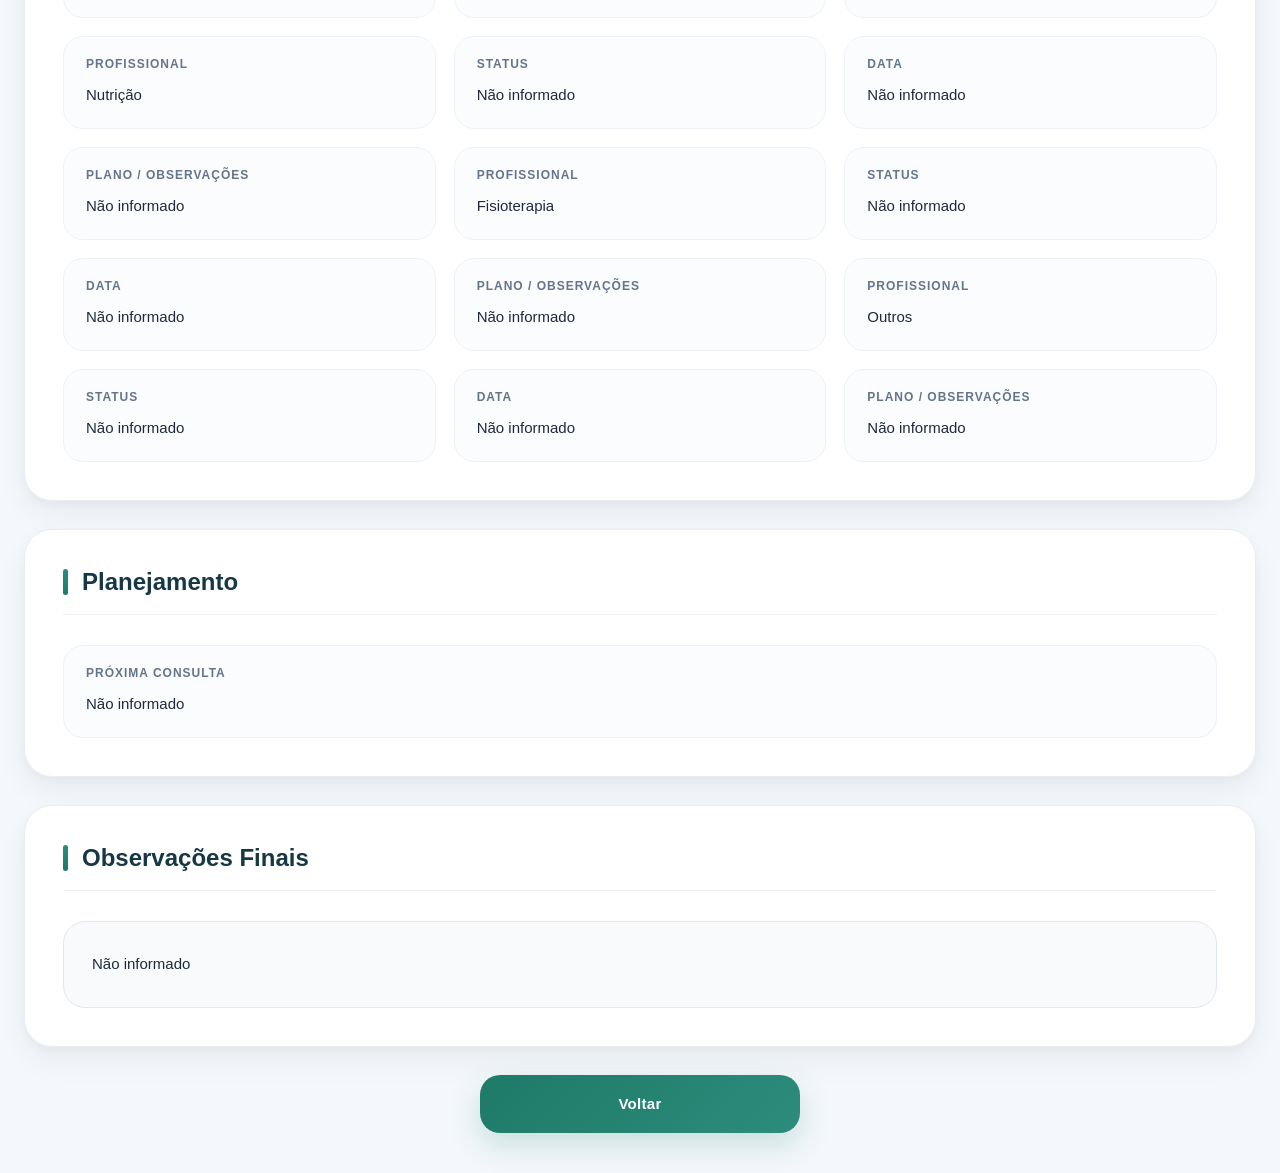
<file: TelaResult/Resultado.html>
<!DOCTYPE html>
<html lang="pt-BR">

<head>
  <meta charset="UTF-8">
  <title>Resultado do Prontuário</title>
  <script src="Resultado.js"></script>
  <link rel="stylesheet" href="Resultado.css">
  
</head>

<body>

  <div id="topRightPopup" class="top-right-popup hidden" aria-live="polite"></div>

  <div class="container">

    <!-- TOPO -->
    <div class="topo">

      <div>
        <p class="subtitulo">
          Sistema de Prontuário Clínico
        </p>

        <h1 class="titulo">
          Resultado do Prontuário
        </h1>
      </div>

    </div>

    <!-- ALERTAS -->
    <div
      class="dashboard-alerts"
      id="dashboardAlerts">
    </div>

    <!-- IDENTIFICAÇÃO -->
    <div class="card">

      <div class="card-header">
        <h2>Identificação</h2>
      </div>

      <div class="info-grid">

        <div class="linha">
          <strong>Nome</strong>
          <span id="nome"></span>
        </div>

        <div class="linha">
          <strong>Nome Civil</strong>
          <span id="nomeCivil"></span>
        </div>

        <div class="linha">
          <strong>Pronome</strong>
          <span id="pronome"></span>
        </div>

        <div class="linha">
          <strong>Idade</strong>
          <span id="idade"></span>
        </div>

        <div class="linha">
          <strong>Identidade de Gênero</strong>
          <span id="identidadeGenero"></span>
        </div>

        <div class="linha">
          <strong>Contato</strong>
          <span id="contato"></span>
        </div>

        <div class="linha">
          <strong>Profissional</strong>
          <span id="profissional"></span>
        </div>

        <div class="linha">
          <strong>Data da Consulta</strong>
          <span id="dataConsulta"></span>
        </div>

        <div class="linha">
          <strong>Próxima Consulta</strong>
          <span id="proximaConsulta"></span>
        </div>

      </div>

    </div>

    <!-- HISTÓRICO -->
    <div class="card">

      <div class="card-header">
        <h2>Histórico</h2>
      </div>

      <div class="info-grid">

        <div class="linha">
          <strong>Queixa Principal</strong>
          <span id="queixaPrincipal"></span>
        </div>

        <div class="linha">
          <strong>Histórico de Doença Atual</strong>
          <span id="hda"></span>
        </div>

        <div class="linha">
          <strong>Tempo Hormonioterapia</strong>
          <span id="tempoHormonioterapia"></span>
        </div>

        <div class="linha">
          <strong>Tipo</strong>
          <span id="tipoHormonioterapia"></span>
        </div>

        <div class="linha">
          <strong>Via Administração</strong>
          <span id="viaAdministracao"></span>
        </div>

        <div class="linha">
          <strong>Dose Atual</strong>
          <span id="doseAtual"></span>
        </div>

        <div class="linha">
          <strong>Queixas Relacionadas</strong>
          <span id="queixasRelacionadas"></span>
        </div>

        <div class="linha">
          <strong>Cirurgia de redesignação sexual</strong>
          <span id="cirurgiaRedesignacaoSexual"></span>
        </div>

        <div class="linha">
          <strong>Procedimentos Prévios</strong>
          <span id="procedimentosPrevios"></span>
        </div>

        <div class="linha">
          <strong>Doenças Associadas</strong>
          <span id="doencasAssociadas"></span>
        </div>

        <div class="linha">
          <strong>Histórico Familiar</strong>
          <span id="historicoFamiliar"></span>
        </div>

        <div class="linha">
          <strong>Alergias</strong>
          <span id="alergias"></span>
        </div>

      </div>

    </div>

    <!-- SAÚDE -->
    <div class="card">

      <div class="card-header">
        <h2>Saúde Sexual e Mental</h2>
      </div>

      <div class="info-grid">

        <div class="linha">
          <strong>Atividade Sexual</strong>
          <span id="atividadeSexual"></span>
        </div>

        <div class="linha">
          <strong>Número de Parceiros</strong>
          <span id="numeroParceiros"></span>
        </div>

        <div class="linha">
          <strong>Tipos de Parceiros</strong>
          <span id="tipoParceiro"></span>
        </div>

        <div class="linha">
          <strong>Uso de Preservativo</strong>
          <span id="usoPreservativo"></span>
        </div>

        <div class="linha">
          <strong>Histórico ISTs</strong>
          <span id="historicoISTs"></span>
        </div>

        <div class="linha">
          <strong>Desejo reprodutivo atual</strong>
          <span id="desejoReprodutivo"></span>
        </div>

        <div class="linha">
          <strong>Planejamento reprodutivo realizado</strong>
          <span id="planejamentoReprodutivo"></span>
        </div>

        <div class="linha">
          <strong>Acesso a serviços de saúde</strong>
          <span id="acessoServicosSaude"></span>
        </div>

        <div class="linha">
          <strong>Orientações recebidas</strong>
          <span id="orientacaoRecebidas"></span>
        </div>

        <div class="linha">
          <strong>Humor</strong>
          <span id="humor"></span>
        </div>

        <div class="linha">
          <strong>Ansiedade</strong>
          <span id="ansiedade"></span>
        </div>

        <div class="linha">
          <strong>Autoimagem corporal</strong>
          <span id="autoimagemCorporal"></span>
        </div>

        <div class="linha">
          <strong>Sono</strong>
          <span id="sono"></span>
        </div>

        <div class="linha">
          <strong>Apoio familiar/social</strong>
          <span id="apoioFamiliarSocial"></span>
        </div>

        <div class="linha">
          <strong>Ideação Suicida</strong>
          <span id="ideacaoSuicida"></span>
        </div>

      </div>

    </div>

    <!-- MEDICAÇÕES -->
    <div class="card">

      <div class="card-header">
        <h2>Uso de Medicações</h2>
      </div>

      <div class="info-grid">

        <div class="linha">
          <strong>Hormônio</strong>
          <span id="hormonio"></span>
        </div>

        <div class="linha">
          <strong>Antidepressivos</strong>
          <span id="antidepre"></span>
        </div>

        <div class="linha">
          <strong>Anti-hipertensivos</strong>
          <span id="antihipertensivos"></span>
        </div>

        <div class="linha">
          <strong>Anticoagulantes</strong>
          <span id="anticoagulantes"></span>
        </div>

        <div class="linha">
          <strong>Antiandrogênicos</strong>
          <span id="antiandrogênicos"></span>
        </div>

        <div class="linha">
          <strong>Outros</strong>
          <span id="outros"></span>
        </div>

      </div>

    </div>

    <!-- CONTEXTO -->
    <div class="card">

      <div class="card-header">
        <h2>Contexto Social</h2>
      </div>

      <div class="info-grid">

        <div class="linha">
          <strong>Moradia</strong>
          <span id="moradia"></span>
        </div>

        <div class="linha">
          <strong>Vínculos Familiares</strong>
          <span id="vinculosFamiliares"></span>
        </div>

        <div class="linha">
          <strong>Acesso ao Trabalho</strong>
          <span id="acessoAotrabalho"></span>
        </div>

        <div class="linha">
          <strong>Acesso à Saúde Pública</strong>
          <span id="acessoASaudePublica"></span>
        </div>

        <div class="linha">
          <strong>Discriminação vivida</strong>
          <span id="discriminacao"></span>
        </div>

        <div class="linha">
          <strong>Rede de Apoio Social</strong>
          <span id="redeApoioSocial"></span>
        </div>

        <div class="linha">
          <strong>Estratégias de Enfrentamento</strong>
          <span id="estrategiasEnfrentamento"></span>
        </div>

        <div class="linha">
          <strong>Encaminhamentos Necessários</strong>
          <span id="encaminhamentosNecessarios"></span>
        </div>

        <div class="linha">
          <strong>Observações Encaminhamentos</strong>
          <span id="observacoesEncaminhamentos"></span>
        </div>

      </div>

    </div>

    <!-- EXAME -->
    <div class="card">

      <div class="card-header">
        <h2>Exame Físico</h2>
      </div>

      <div class="info-grid">

        <div class="linha">
          <strong>Pressão Arterial</strong>
          <span id="pressaoArterial"></span>
        </div>

        <div class="linha">
          <strong>Frequência Cardíaca</strong>
          <span id="frequenciaCardiaca"></span>
        </div>

        <div class="linha">
          <strong>Frequência Respiratória</strong>
          <span id="frequenciaRespiratoria"></span>
        </div>

        <div class="linha">
          <strong>Temperatura</strong>
          <span id="temperatura"></span>
        </div>

        <div class="linha">
          <strong>SpO₂</strong>
          <span id="spo2"></span>
        </div>

        <div class="linha">
          <strong>Peso</strong>
          <span id="peso"></span>
        </div>

        <div class="linha">
          <strong>Altura</strong>
          <span id="altura"></span>
        </div>

        <div class="linha">
          <strong>IMC</strong>
          <span id="imc"></span>
        </div>

        <div class="linha">
          <strong>Distribuição de Pele</strong>
          <span id="distribucaoPele"></span>
        </div>

        <div class="linha">
          <strong>Acne</strong>
          <span id="acne"></span>
        </div>

        <div class="linha">
          <strong>Oleosidade</strong>
          <span id="oleosidade"></span>
        </div>

        <div class="linha">
          <strong>Queda Capilar</strong>
          <span id="quedaCapilar"></span>
        </div>

        <div class="linha">
          <strong>Pulsos Periféricos</strong>
          <span id="pulsosPerifericos"></span>
        </div>

        <div class="linha">
          <strong>Edema</strong>
          <span id="edema"></span>
        </div>

        <div class="linha">
          <strong>Aterosclerose</strong>
          <span id="aterosclerose"></span>
        </div>

        <div class="linha">
          <strong>Murmúrio Vesicular</strong>
          <span id="murmurioVesicular"></span>
        </div>

        <div class="linha">
          <strong>Dispneia</strong>
          <span id="dispneia"></span>
        </div>

        <div class="linha">
          <strong>Fígado Palpável</strong>
          <span id="figadoPalpavel"></span>
        </div>

        <div class="linha">
          <strong>Náuseas/Vômitos</strong>
          <span id="nauseasVomitos"></span>
        </div>

        <div class="linha">
          <strong>Tipo Anatômico</strong>
          <span id="tipoAnatomico"></span>
        </div>

        <div class="linha">
          <strong>Corrimento</strong>
          <span id="corrimento"></span>
        </div>

        <div class="linha">
          <strong>Micção</strong>
          <span id="miccao"></span>
        </div>

      </div>

    </div>

    <!-- PREVENTIVOS -->
    <div class="card">

      <div class="card-header">
        <h2>Avaliação de Órgãos e Prevenção</h2>
      </div>

      <div class="info-grid">

        <div class="linha">
          <strong>Situação - Mama</strong>
          <span id="situacaoMama"></span>
        </div>
        <div class="linha">
          <strong>Data / Resultado - Mama</strong>
          <span id="dataMama"></span>
        </div>
        <div class="linha">
          <strong>Observações - Mama</strong>
          <span id="obsMama"></span>
        </div>

        <div class="linha">
          <strong>Situação - Mamografia</strong>
          <span id="situacaoMamografia"></span>
        </div>
        <div class="linha">
          <strong>Data / Resultado - Mamografia</strong>
          <span id="dataMamografia"></span>
        </div>
        <div class="linha">
          <strong>Observações - Mamografia</strong>
          <span id="obsMamografia"></span>
        </div>

        <div class="linha">
          <strong>Situação - Papanicolau</strong>
          <span id="situacaoPapanicolau"></span>
        </div>
        <div class="linha">
          <strong>Data / Resultado - Papanicolau</strong>
          <span id="dataPapanicolau"></span>
        </div>
        <div class="linha">
          <strong>Observações - Papanicolau</strong>
          <span id="obsPapanicolau"></span>
        </div>

        <div class="linha">
          <strong>Situação - PSA</strong>
          <span id="situacaoPSA"></span>
        </div>
        <div class="linha">
          <strong>Data / Resultado - PSA</strong>
          <span id="dataPSA"></span>
        </div>
        <div class="linha">
          <strong>Observações - PSA</strong>
          <span id="obsPSA"></span>
        </div>

        <div class="linha">
          <strong>Situação - Avaliação Hepática</strong>
          <span id="situacaoHepatica"></span>
        </div>
        <div class="linha">
          <strong>Data / Resultado - Hepática</strong>
          <span id="dataHepatica"></span>
        </div>
        <div class="linha">
          <strong>Observações - Hepática</strong>
          <span id="obsHepatica"></span>
        </div>

      </div>

    </div>

    <div class="card">

      <div class="card-header">
        <h2>Exames Laboratoriais</h2>
      </div>

      <div class="info-grid">

        <div class="linha">
          <strong>Hemograma</strong>
          <span id="hemograma"></span>
        </div>
        <div class="linha">
          <strong>Data / Resultado - Hemograma</strong>
          <span id="dataHemograma"></span>
        </div>
        <div class="linha">
          <strong>Observações - Hemograma</strong>
          <span id="obsHemograma"></span>
        </div>

        <div class="linha">
          <strong>Glicemia</strong>
          <span id="glicemia"></span>
        </div>
        <div class="linha">
          <strong>Data / Resultado - Glicemia</strong>
          <span id="dataGlicemia"></span>
        </div>
        <div class="linha">
          <strong>Observações - Glicemia</strong>
          <span id="obsGlicemia"></span>
        </div>

        <div class="linha">
          <strong>Perfil Lipídico</strong>
          <span id="perfilLipidico"></span>
        </div>
        <div class="linha">
          <strong>Data / Resultado - Perfil Lipídico</strong>
          <span id="dataPerfilLipidico"></span>
        </div>
        <div class="linha">
          <strong>Observações - Perfil Lipídico</strong>
          <span id="obsPerfilLipidico"></span>
        </div>

        <div class="linha">
          <strong>TGO/TGP</strong>
          <span id="tgoTgp"></span>
        </div>
        <div class="linha">
          <strong>Data / Resultado - TGO/TGP</strong>
          <span id="dataTgoTgp"></span>
        </div>
        <div class="linha">
          <strong>Observações - TGO/TGP</strong>
          <span id="obsTgoTgp"></span>
        </div>

        <div class="linha">
          <strong>Prolactina</strong>
          <span id="prolactina"></span>
        </div>
        <div class="linha">
          <strong>Data / Resultado - Prolactina</strong>
          <span id="dataProlactina"></span>
        </div>
        <div class="linha">
          <strong>Observações - Prolactina</strong>
          <span id="obsProlactina"></span>
        </div>

        <div class="linha">
          <strong>Estradiol/Testosterona</strong>
          <span id="estradiolTestosterona"></span>
        </div>
        <div class="linha">
          <strong>Data / Resultado - Estradiol/Testosterona</strong>
          <span id="dataEstradiolTestosterona"></span>
        </div>
        <div class="linha">
          <strong>Observações - Estradiol/Testosterona</strong>
          <span id="obsEstradiolTestosterona"></span>
        </div>

        <div class="linha">
          <strong>Creatinina</strong>
          <span id="creatina"></span>
        </div>
        <div class="linha">
          <strong>Data / Resultado - Creatinina</strong>
          <span id="dataCreatina"></span>
        </div>
        <div class="linha">
          <strong>Observações - Creatinina</strong>
          <span id="obsCreatina"></span>
        </div>

      </div>

    </div>

    <!-- CONDUTA -->
    <div class="card">

      <div class="card-header">
        <h2>Conduta de Enfermagem</h2>
      </div>

      <div class="info-grid">

        <div class="linha">
          <strong>Educação em Saúde</strong>
          <span id="educacaoSaude"></span>
        </div>

        <div class="linha">
          <strong>Orientações Dadas</strong>
          <span id="orientacoesDadas"></span>
        </div>

        <div class="linha">
          <strong>Encaminhamentos</strong>
          <span id="encaminhamentos"></span>
        </div>

      </div>

    </div>

      <!-- ACOMPANHAMENTO INTERPROFISSIONAL -->
      <div class="card">

        <div class="card-header">
          <h2>Acompanhamento Interprofissional</h2>
        </div>

        <div class="info-grid">

          <div class="linha">
            <strong>Profissional</strong>
            <span>Endocrinologia</span>
          </div>
          <div class="linha">
            <strong>Status</strong>
            <span id="statusEndocrinologia"></span>
          </div>
          <div class="linha">
            <strong>Data</strong>
            <span id="dataEndocrinologia"></span>
          </div>
          <div class="linha">
            <strong>Plano / Observações</strong>
            <span id="planoEndocrinologia"></span>
          </div>

          <div class="linha">
            <strong>Profissional</strong>
            <span>Psicologia</span>
          </div>
          <div class="linha">
            <strong>Status</strong>
            <span id="statusPsicologia"></span>
          </div>
          <div class="linha">
            <strong>Data</strong>
            <span id="dataPsicologia"></span>
          </div>
          <div class="linha">
            <strong>Plano / Observações</strong>
            <span id="planoPsicologia"></span>
          </div>

          <div class="linha">
            <strong>Profissional</strong>
            <span>Serviço Social</span>
          </div>
          <div class="linha">
            <strong>Status</strong>
            <span id="statusServicoSocial"></span>
          </div>
          <div class="linha">
            <strong>Data</strong>
            <span id="dataServicoSocial"></span>
          </div>
          <div class="linha">
            <strong>Plano / Observações</strong>
            <span id="planoServicoSocial"></span>
          </div>

          <div class="linha">
            <strong>Profissional</strong>
            <span>Nutrição</span>
          </div>
          <div class="linha">
            <strong>Status</strong>
            <span id="statusNutricao"></span>
          </div>
          <div class="linha">
            <strong>Data</strong>
            <span id="dataNutricao"></span>
          </div>
          <div class="linha">
            <strong>Plano / Observações</strong>
            <span id="planoNutricao"></span>
          </div>

          <div class="linha">
            <strong>Profissional</strong>
            <span>Fisioterapia</span>
          </div>
          <div class="linha">
            <strong>Status</strong>
            <span id="statusFisioterapia"></span>
          </div>
          <div class="linha">
            <strong>Data</strong>
            <span id="dataFisioterapia"></span>
          </div>
          <div class="linha">
            <strong>Plano / Observações</strong>
            <span id="planoFisioterapia"></span>
          </div>

          <div class="linha">
            <strong>Profissional</strong>
            <span>Outros</span>
          </div>
          <div class="linha">
            <strong>Status</strong>
            <span id="statusOutros"></span>
          </div>
          <div class="linha">
            <strong>Data</strong>
            <span id="dataOutros"></span>
          </div>
          <div class="linha">
            <strong>Plano / Observações</strong>
            <span id="planoOutros"></span>
          </div>

        </div>

      </div>

      <!-- PLANEJAMENTO -->
    <div class="card">

      <div class="card-header">
        <h2>Planejamento</h2>
      </div>

      <div class="info-grid">

        <div class="linha">
          <strong>Próxima Consulta</strong>
          <span id="dataPlanejamento"></span>
        </div>

      </div>

    </div>

    <!-- OBSERVAÇÕES -->
    <div class="card">

      <div class="card-header">
        <h2>Observações Finais</h2>
      </div>

      <div class="linha observacao">
        <span id="observacoesFinais"></span>
      </div>

    </div>

    <!-- BOTÃO -->
    <button
      class="voltar"
      onclick="window.location.href='../TelaInicial/index.html'">

      Voltar

    </button>

  </div>

</body>
</html>
</file>
<file: style.css>
*{
  margin:0;
  padding:0;
  box-sizing:border-box;
}

body{
  font-family:'Segoe UI',sans-serif;
  background:#eef2f7;
  color:#1f2937;
  display:flex;
}

.sidebar{
  width:290px;
  min-height:100vh;

  background:linear-gradient(180deg,#1f4e5f 0%,#163845 100%);

  position:fixed;
  left:0;
  top:0;

  padding:35px 24px;

  color:white;

  box-shadow:6px 0 30px rgba(0,0,0,.10);

  border-right:1px solid rgba(255,255,255,.08);
}

.logo{ margin-bottom:45px; }

.logo h2{
  font-size:32px;
  font-weight:800;
  margin-bottom:10px;
  letter-spacing:1px;
}

.subtitle{
  font-size:13px;
  text-transform:uppercase;
  letter-spacing:2px;
  opacity:.8;
  margin-bottom:10px;
}

.logo p:last-child{
  font-size:14px;
  line-height:1.6;
  opacity:.85;
}

.menu{
  display:flex;
  flex-direction:column;
  gap:12px;
}

.menu a{
  text-decoration:none;
  color:rgba(255,255,255,.92);

  padding:15px 18px;

  border-radius:14px;

  display:flex;
  align-items:center;
  gap:14px;

  font-size:15px;
  font-weight:600;

  transition:.25s ease;

  border:1px solid transparent;
}

.menu a:hover{
  background:rgba(255,255,255,.08);
  border-color:rgba(255,255,255,.08);
  transform:translateX(4px);
}

.content{
  margin-left:290px;
  width:calc(100% - 290px);
  padding:40px;
}

.topbar{
  margin-bottom:28px;
}

.topbar h1{
  font-size:34px;
  font-weight:800;
  color:#163845;
  margin-bottom:6px;
}

.topbar p{
  color:#667085;
  font-size:15px;
}

form{
  width:100%;
  max-width:1250px;
}

.section{
  background:white;
  padding:34px;
  margin-bottom:24px;

  border-radius:24px;

  border:1px solid #e8edf3;

  box-shadow:0 4px 10px rgba(15,23,42,.04),
             0 12px 30px rgba(15,23,42,.06);
}

.section h2{
  font-size:22px;
  margin-bottom:28px;
  color:#163845;
  font-weight:800;

  display:flex;
  align-items:center;
  gap:14px;

  padding-bottom:14px;

  border-bottom:1px solid #edf2f7;
}

.section h2::before{
  content:"";
  width:6px;
  height:28px;
  border-radius:20px;
  background:linear-gradient(180deg,#2c8c7c,#1f7a68);
}

.grid-2{
  display:grid;
  grid-template-columns:1fr 1fr;
  gap:32px;
}

label{
  display:block;

  margin-top:22px;
  margin-bottom:10px;

  font-size:13px;
  font-weight:700;

  text-transform:uppercase;
  letter-spacing:.5px;

  color:#344054;
}

input,
select,
textarea{
  width:100%;
  padding:15px 16px;

  border-radius:14px;

  border:1px solid #d7dde5;

  background:#f9fbfd;

  font-size:14px;

  transition:.25s ease;
}

input:focus,
select:focus,
textarea:focus{
  border-color:#2c8c7c;
  background:white;
  outline:none;

  box-shadow:0 0 0 4px rgba(44,140,124,.12);
}

textarea{
  min-height:140px;
  resize:vertical;
}

/* BUTTONS */
.buttons{
  display:flex;
  flex-wrap:wrap;
  gap:10px;
  margin-top:10px;
}

button{
  height:42px;
  padding:0 18px;

  border-radius:999px;

  border:1px solid #c8d4df;

  background:white;

  font-size:13px;
  font-weight:600;

  cursor:pointer;

  transition:.2s ease;
}

button:hover{
  background:#2c8c7c;
  border-color:#2c8c7c;
  color:white;
  transform:translateY(-1px);
}

.btn-select.ativo{
  background:#2c8c7c;
  border-color:#2c8c7c;
  color:white;
}

.Salvar{
  width:100%;
  max-width:430px;
  height:58px;

  margin:45px auto 0;
  display:block;

  border:none;
  border-radius:18px;

  background:linear-gradient(90deg,#1f7a68,#2c8c7c);

  color:white;

  font-size:16px;
  font-weight:700;

  cursor:pointer;

  box-shadow:0 10px 25px rgba(44,140,124,.22);
}

.Salvar:hover{
  transform:translateY(-2px);
  box-shadow:0 14px 30px rgba(44,140,124,.30);
}

.linha-check{
  display:flex;
  flex-direction:column;
  gap:20px;
  margin-top:12px;
}

.linha-topo,
.linha-baixo{
   display:flex;
  align-items:center;
  gap:12px;
  flex-wrap:wrap;
}

.check{
  display:flex;
  align-items:center;
  gap:6px;
  margin:0;
  font-size:14px;
}

.med-row{
  display:grid;
  grid-template-columns:220px 1fr 1fr;
  gap:15px;
  margin-bottom:18px;
}

::-webkit-scrollbar{ width:10px; }
::-webkit-scrollbar-track{ background:#edf2f7; }
::-webkit-scrollbar-thumb{ background:#b7c3cf; border-radius:20px; }
::-webkit-scrollbar-thumb:hover{ background:#94a3b8; }

@media(max-width:1000px){
  body{ flex-direction:column; }

  .sidebar{
    position:relative;
    width:100%;
  }

  .content{
    margin-left:0;
    width:100%;
    padding:20px;
  }

  .grid-2{
    grid-template-columns:1fr;
  }

  .med-row{
    grid-template-columns:1fr;
  }

  .menu{
    flex-direction:row;
    flex-wrap:wrap;
  }

  .menu a{
    flex:1 1 45%;
    justify-content:center;
  }
}
</file>
<file: Resultado.css>
*{
      margin:0;
      padding:0;
      box-sizing:border-box;
    }

    body{
      font-family:'Segoe UI',sans-serif;
      background:#eef2f7;
      padding:40px;
      color:#1f2937;
    }

    .container{
      max-width:1200px;
      margin:auto;
    }

    .titulo{
      font-size:38px;
      font-weight:800;
      color:#163845;
      margin-bottom:30px;
    }

    .card{
      background:white;
      padding:30px;
      border-radius:22px;
      margin-bottom:25px;

      border:1px solid #e6ecf2;

      box-shadow:
      0 4px 10px rgba(15,23,42,.04),
      0 12px 25px rgba(15,23,42,.06);
    }

    .card h2{
      font-size:24px;
      margin-bottom:25px;
      color:#163845;

      border-bottom:1px solid #edf2f7;
      padding-bottom:12px;
    }

    .linha{
      margin-bottom:16px;
    }

    .linha strong{
      color:#163845;
    }

    .voltar{
      margin-top:30px;

      width:220px;
      height:52px;

      border:none;
      border-radius:16px;

      background:linear-gradient(
        90deg,
        #1f7a68,
        #2c8c7c
      );

      color:white;

      font-size:15px;
      font-weight:700;

      cursor:pointer;
    }
</file>
<file: TelaResult/Resultado.css>
*{
  margin:0;
  padding:0;
  box-sizing:border-box;
}

body{
  font-family:'Segoe UI',sans-serif;

  background:#f4f7fb;

/* Top-right popup / toast */
.top-right-popup {
  position: fixed;
  top: 8px;
  right: 8px;
  z-index: 9999;
  display: flex;
  flex-direction: column;
  gap: 8px;
  pointer-events: none;
}

.top-right-popup.hidden {
  display: none;
}

.top-right-popup .toast {
  pointer-events: auto;
  background: linear-gradient(180deg,#2c8c7c,#1f7a68);
  color: white;
  padding: 10px 14px;
  border-radius: 8px;
  box-shadow: 0 6px 18px rgba(2,6,23,0.18);
  font-size: 13px;
  line-height: 1.2;
  max-width: 320px;
  opacity: 0.98;
}

.top-right-popup .toast.small {
  font-size: 12px;
  padding: 8px 12px;
}

  color:#1e293b;

  padding:40px 24px;

  min-height:100vh;
}

/* CONTAINER */

.container{
  width:100%;
  max-width:1250px;

  margin:auto;
}

/* TOPO */

.topo{
  margin-bottom:32px;
}

.subtitulo{
  font-size:12px;

  font-weight:700;

  text-transform:uppercase;

  letter-spacing:2px;

  color:#64748b;

  margin-bottom:10px;
}

.titulo{
  font-size:42px;

  font-weight:800;

  color:#163845;

  letter-spacing:-1px;
}

/* ALERTAS */

.dashboard-alerts{
  margin-bottom:28px;
}

/* CARDS */

.card{
  background:rgba(255,255,255,.97);

  border:1px solid #e7edf3;

  border-radius:28px;

  padding:38px;

  margin-bottom:28px;

  box-shadow:
  0 4px 10px rgba(15,23,42,.03),
  0 14px 30px rgba(15,23,42,.05);

  transition:.25s ease;
}

.card:hover{
  transform:translateY(-2px);

  box-shadow:
  0 10px 22px rgba(15,23,42,.04),
  0 22px 40px rgba(15,23,42,.07);
}

/* HEADER CARD */

.card-header{
  margin-bottom:30px;
}

.card h2{
  font-size:24px;

  font-weight:700;

  color:#163845;

  display:flex;
  align-items:center;

  gap:14px;

  padding-bottom:18px;

  border-bottom:1px solid #edf2f7;
}

.card h2::before{
  content:"";

  width:5px;
  height:26px;

  border-radius:999px;

  background:
  linear-gradient(
    180deg,
    #2c8c7c,
    #1f7a68
  );
}

/* GRID */

.info-grid{
  display:grid;

  grid-template-columns:
  repeat(auto-fit,minmax(320px,1fr));

  gap:18px;
}

/* LINHAS */

.linha{
  background:#fbfcfe;

  border:1px solid #edf2f7;

  border-radius:20px;

  padding:20px 22px;

  display:flex;

  flex-direction:column;

  gap:10px;

  transition:.2s ease;
}

.linha:hover{
  border-color:#d7e3ea;

  box-shadow:
  0 6px 18px rgba(15,23,42,.04);
}

/* LABEL */

.linha strong{
  font-size:12px;

  font-weight:700;

  text-transform:uppercase;

  letter-spacing:1px;

  color:#64748b;
}

/* VALORES */

.linha span{
  font-size:15px;

  line-height:1.8;

  color:#1e293b;

  font-weight:500;

  word-break:break-word;
}

/* OBSERVAÇÃO */

.observacao{
  background:#f8fafc;

  border:1px solid #e2e8f0;

  padding:28px;

  border-radius:22px;
}

#observacoesFinais{
  line-height:1.9;
}

/* BOTÃO */

.voltar{
  width:100%;
  max-width:320px;

  height:58px;

  margin:10px auto 0;

  display:flex;
  align-items:center;
  justify-content:center;

  border:none;

  border-radius:20px;

  background:
  linear-gradient(
    135deg,
    #1f7a68 0%,
    #2c8c7c 100%
  );

  color:white;

  font-size:15px;

  font-weight:700;

  letter-spacing:.3px;

  cursor:pointer;

  transition:.25s ease;

  box-shadow:
  0 12px 30px rgba(44,140,124,.22);
}

.voltar:hover{
  transform:translateY(-3px);

  box-shadow:
  0 18px 38px rgba(44,140,124,.30);
}

/* SCROLLBAR */

::-webkit-scrollbar{
  width:8px;
}

::-webkit-scrollbar-track{
  background:#edf2f7;
}

::-webkit-scrollbar-thumb{
  background:#b8c4cf;

  border-radius:999px;
}

::-webkit-scrollbar-thumb:hover{
  background:#94a3b8;
}

/* RESPONSIVO */

@media(max-width:900px){

  body{
    padding:24px 16px;
  }

  .titulo{
    font-size:32px;
  }

  .card{
    padding:28px;
    border-radius:24px;
  }

  .card h2{
    font-size:20px;
  }

  .info-grid{
    grid-template-columns:1fr;
  }

}

@media(max-width:500px){

  .titulo{
    font-size:28px;
  }

  .card{
    padding:22px;
  }

  .linha{
    padding:18px;
  }

  .voltar{
    max-width:100%;
  }

}

/* ==========================================================================
   Bloco de Alertas Dinâmicos (Dashboard)
   ========================================================================== */

/* Estilo geral que limpa e formata o container de alertas */
#dashboardAlerts {
  margin-top: 10px;
  margin-bottom: 15px;
  display: flex;
  flex-direction: column;
  gap: 12px; /* Espaço entre os alertas caso apareça mais de um */
}

/* Base comum para todos os cartões de alerta */
#dashboardAlerts > div {
  padding: 16px;
  border-radius: 6px;
  font-size: 1rem;
  font-weight: 600;
  line-height: 1.5;
  box-shadow: 0 2px 4px rgba(0, 0, 0, 0.05);
}

/* 🔴 ALERTAS CRÍTICOS / ALTO RISCO (Vermelho)
   Para situações clínicas graves que exigem conduta imediata */
.RiscoHepatico,
.RiscoCardiovascular,
.RiscoSuicida,
.RiscoRespiratorio,
.RiscoHepaticoAlterado,
.RiscoRenal {
  background-color: #ffebeb; /* Fundo vermelho bem suave */
  border-left: 5px solid #d32f2f; /* Barra vermelha médica */
  color: #c62828; /* Texto vermelho escuro legível */
}

/* 🟡 ALERTAS DE ATENÇÃO / PREVENÇÃO (Amarelo/Laranja)
   Para interações, acompanhamento psicossocial e riscos de IST */
.InteracaoMedicamentos,
.RiscoPsicossocial,
.RiscoIST,
.RiscoPreventivoPendente,
.RiscoAcompanhamento {
  background-color: #fff9e6; /* Fundo amarelo suave */
  border-left: 5px solid #f59e0b; /* Barra âmbar/laranja */
  color: #92400e; /* Texto marrom escuro legível */
}
</file>
